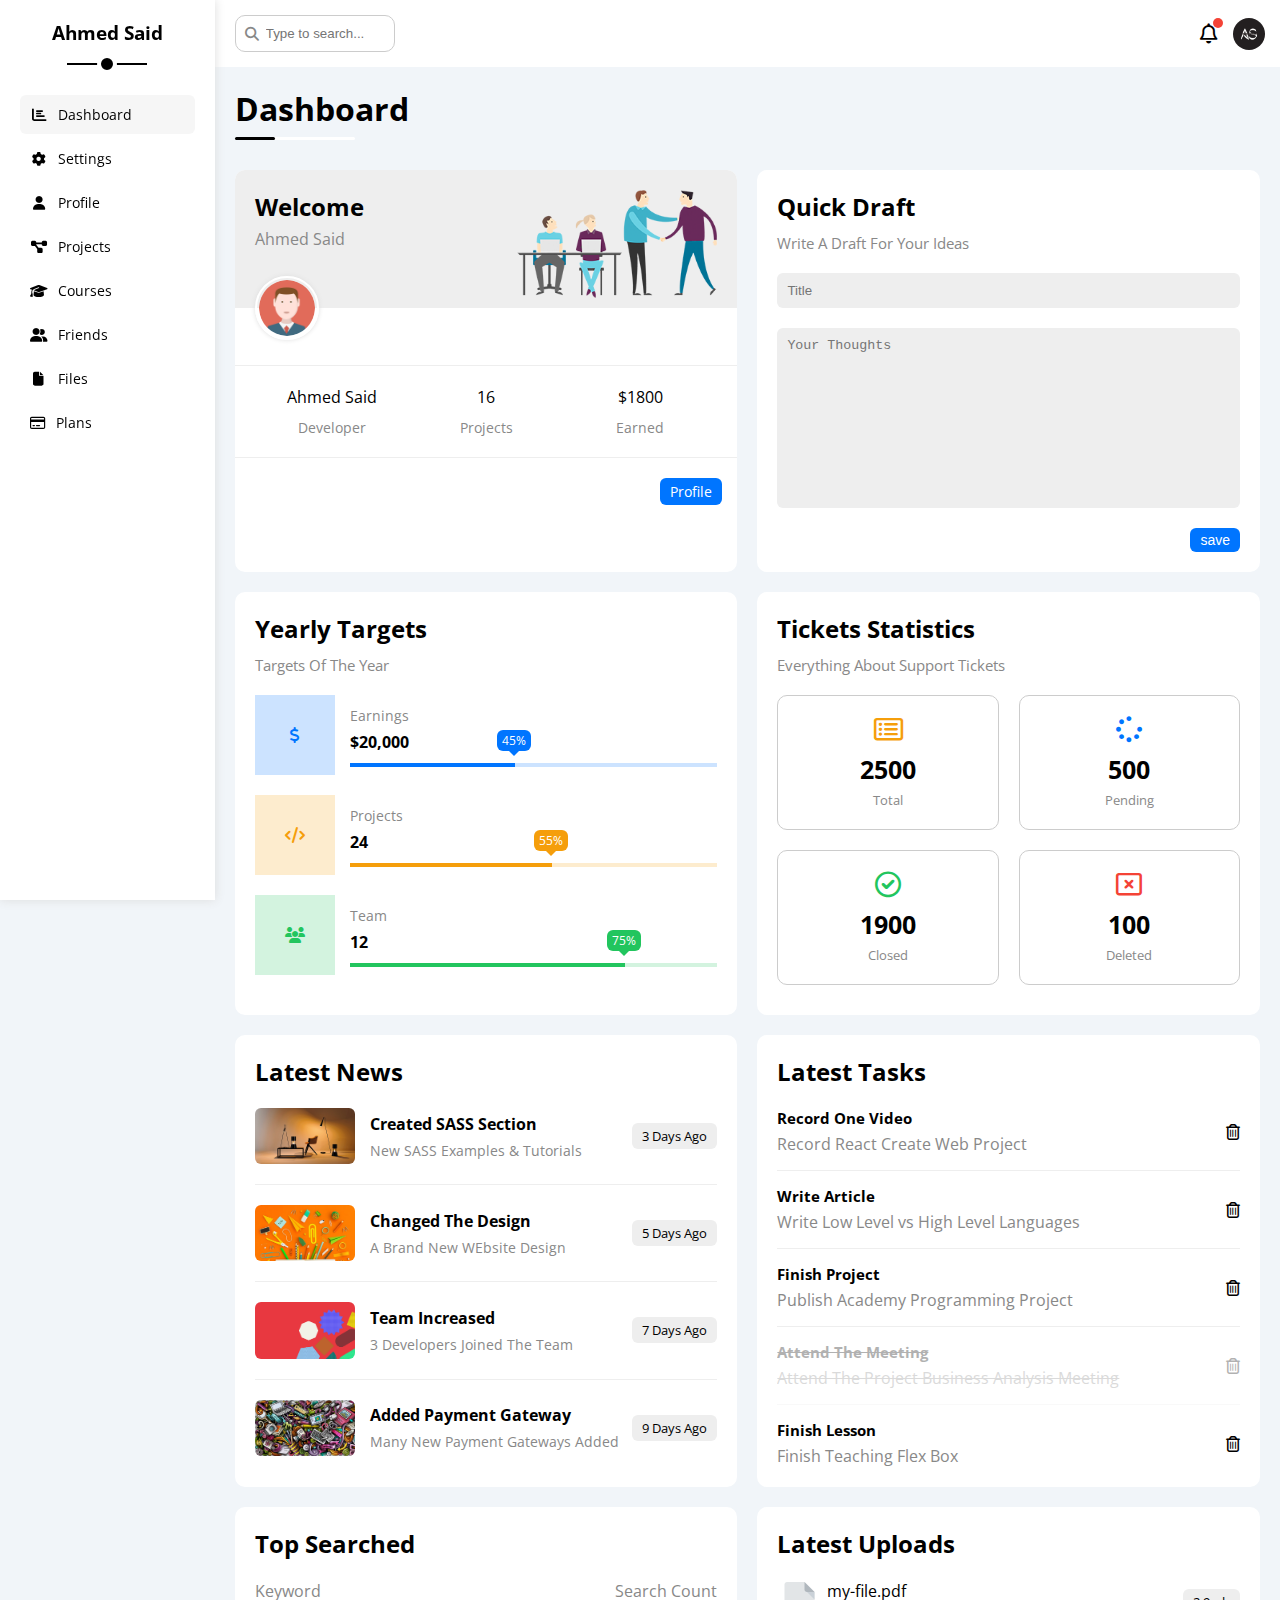
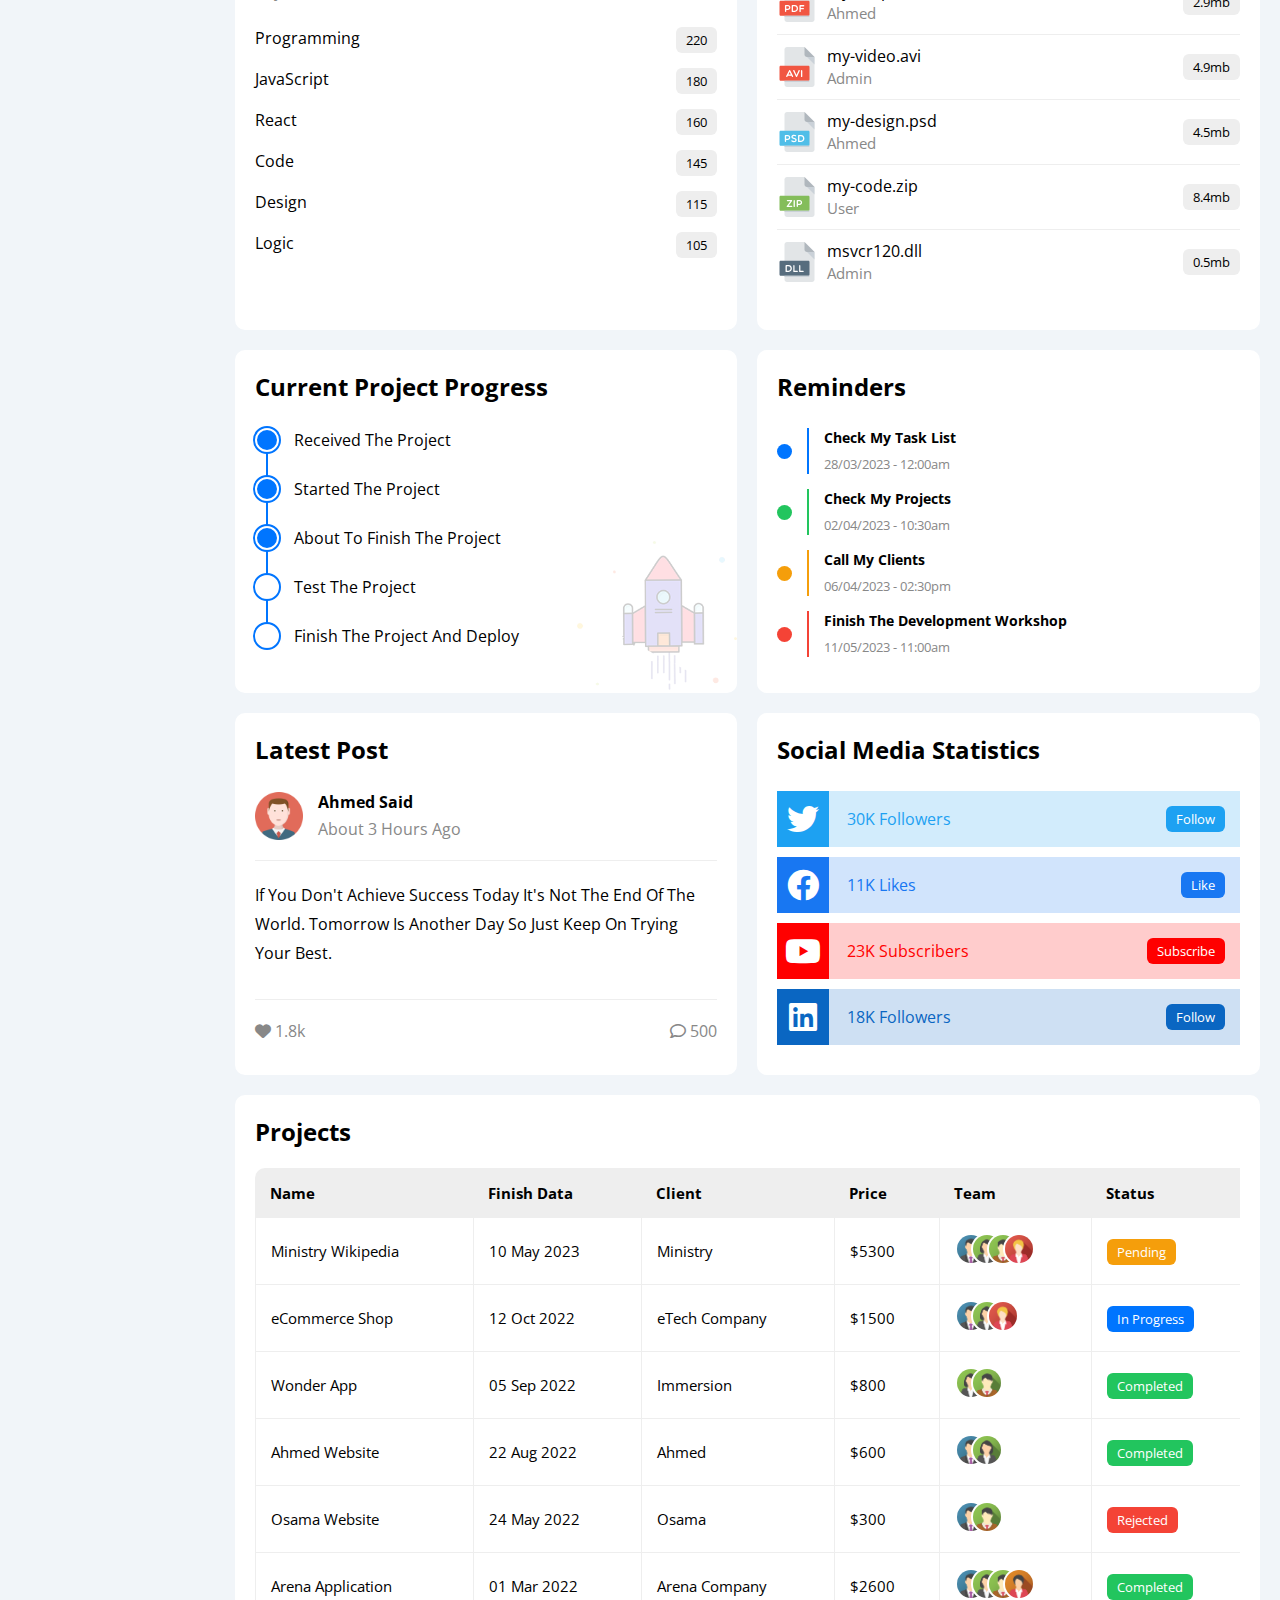
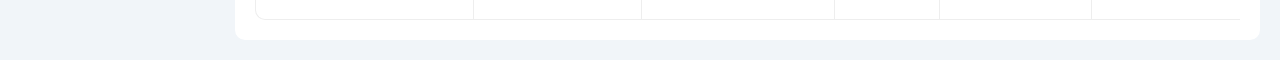
<file: index.html>
<!DOCTYPE html>
<html lang="en">
  <head>
    <meta charset="UTF-8" />
    <meta http-equiv="X-UA-Compatible" content="IE=edge" />
    <meta name="viewport" content="width=device-width, initial-scale=1.0" />
    <link rel="icon" href="assets/imgs/chart.ico" />
    <link rel="stylesheet" href="css/all.min.css" />
    <link rel="stylesheet" href="css/framework.css" />
    <link rel="stylesheet" href="css/master.css" />
    <link rel="preconnect" href="https://fonts.googleapis.com" />
    <link rel="preconnect" href="https://fonts.gstatic.com" crossorigin />
    <link href="https://fonts.googleapis.com/css2?family=Open+Sans:wght@300;500&display=swap" rel="stylesheet" />
    <title>Dashboard</title>
  </head>
  <body>
    <div class="page d-flex">
      <div class="sidebar bg-white p-20 p-relative">
        <h3 class="p-relative txt-c mt-0">Ahmed Said</h3>
        <ul>
          <li>
            <a class="active d-flex align-center fs-14 c-black rad-6 p-10" href="index.html">
              <i class="fa-solid fa-chart-bar fa-fw"></i>
              <span>Dashboard</span>
            </a>
          </li>
          <li>
            <a class="d-flex align-center fs-14 c-black rad-6 p-10" href="settings.html">
              <i class="fa-solid fa-gear fa-fw"></i>
              <span>Settings</span>
            </a>
          </li>
          <li>
            <a class="d-flex align-center fs-14 c-black rad-6 p-10" href="profile.html">
              <i class="fa-solid fa-user fa-fw"></i>
              <span>Profile</span>
            </a>
          </li>
          <li>
            <a class="d-flex align-center fs-14 c-black rad-6 p-10" href="projects.html">
              <i class="fa-solid fa-diagram-project fa-fw"></i>
              <span>Projects</span>
            </a>
          </li>
          <li>
            <a class="d-flex align-center fs-14 c-black rad-6 p-10" href="courses.html">
              <i class="fa-solid fa-graduation-cap fa-fw"></i>
              <span>Courses</span>
            </a>
          </li>
          <li>
            <a class="d-flex align-center fs-14 c-black rad-6 p-10" href="friends.html">
              <i class="fa-solid fa-user-group fa-fw"></i>
              <span>Friends</span>
            </a>
          </li>
          <li>
            <a class="d-flex align-center fs-14 c-black rad-6 p-10" href="files.html">
              <i class="fa-solid fa-file fa-fw"></i>
              <span>Files</span>
            </a>
          </li>
          <li>
            <a class="d-flex align-center fs-14 c-black rad-6 p-10" href="plans.html">
              <i class="fa-regular fa-credit-card"></i>
              <span>Plans</span>
            </a>
          </li>
        </ul>
      </div>
      <div class="content w-full">
        <!-- Start Head -->
        <div class="head bg-white p-15 between-flex">
          <div class="search p-relative">
            <input class="p-10 border-ccc rad-10" type="search" placeholder="Type to search..." />
          </div>
          <div class="icons d-flex align-center">
            <span class="notification p-relative">
              <i class="fa-regular fa-bell fa-lg"></i>
            </span>
            <img src="assets/imgs/AS Logo.jpg" alt="avatar" />
          </div>
        </div>
        <!-- End Head -->
        <h1 class="p-relative">Dashboard</h1>
        <div class="wrapper d-grid gap-20">
          <!-- Start Welcome Widget -->
          <div class="welcome bg-white rad-10 txt-c-mobile block-mobile">
            <div class="intro p-20 d-flex space-between bg-eee">
              <div>
                <h2 class="m-0">Welcome</h2>
                <p class="c-grey mt-5">Ahmed Said</p>
              </div>
              <img src="assets/imgs/welcome.png" alt="" class="hide-mobile" />
            </div>
            <img src="assets/imgs/avatar.png" alt="avatar" class="avatar" />
            <div class="body txt-c d-flex p-20 mt-20 mb-20 block-mobile">
              <div>Ahmed Said <span class="d-block c-grey fs-14 mt-10">Developer</span></div>
              <div>16 <span class="d-block c-grey fs-14 mt-10">Projects</span></div>
              <div>$1800 <span class="d-block c-grey fs-14 mt-10">Earned</span></div>
            </div>
            <a href="profile.html" class="visit d-block fs-14 bg-blue c-white w-fit btn-shape">Profile</a>
          </div>
          <!-- End Welcome Widget -->
          <!-- Start Quick Draft Widget -->
          <div class="quick-draft widget">
            <h2 class="mt-0 mb-10">Quick Draft</h2>
            <p class="title c-grey fs-15">Write A Draft For Your Ideas</p>
            <form action="">
              <input class="d-block mb-20 w-full p-10 b-none bg-eee rad-6" type="text" placeholder="Title" />
              <textarea class="d-block mb-20 w-full p-10 b-none bg-eee rad-6" placeholder="Your Thoughts"></textarea>
              <input class="save d-block fs-14 bg-blue c-white b-none w-fit btn-shape" type="submit" value="save" />
            </form>
          </div>
          <!-- End Quick Draft Widget -->
          <!-- Start Targets -->
          <div class="targets widget">
            <h2 class="mt-0 mb-10">Yearly Targets</h2>
            <p class="title c-grey fs-15">Targets Of The Year</p>
            <div class="target-row mb-20 center-flex blue">
              <div class="icon center-flex">
                <i class="fa-solid fa-dollar-sign c-blue"></i>
              </div>
              <div class="details">
                <span class="fs-14 c-grey">Earnings</span>
                <span class="d-block mt-5 mb-10 fw-bold">$20,000</span>
                <div class="progress p-relative">
                  <span class="bg-blue blue" style="width: 45%">
                    <span class="bg-blue">45%</span>
                  </span>
                </div>
              </div>
            </div>
            <div class="target-row mb-20 center-flex orange">
              <div class="icon center-flex">
                <i class="fa-solid fa-code c-orange"></i>
              </div>
              <div class="details">
                <span class="fs-14 c-grey">Projects</span>
                <span class="d-block mt-5 mb-10 fw-bold">24</span>
                <div class="progress p-relative">
                  <span class="bg-orange orange" style="width: 55%">
                    <span class="bg-orange">55%</span>
                  </span>
                </div>
              </div>
            </div>
            <div class="target-row mb-20 center-flex green">
              <div class="icon center-flex">
                <i class="fa-solid fa-users c-green"></i>
              </div>
              <div class="details">
                <span class="fs-14 c-grey">Team</span>
                <span class="d-block mt-5 mb-10 fw-bold">12</span>
                <div class="progress p-relative">
                  <span class="bg-green green" style="width: 75%">
                    <span class="bg-green">75%</span>
                  </span>
                </div>
              </div>
            </div>
          </div>
          <!-- End Targets -->
          <!-- Start Tickets Widget -->
          <div class="tickets widget">
            <h2 class="mt-0 mb-10">Tickets Statistics</h2>
            <p class="title c-grey fs-15">Everything About Support Tickets</p>
            <div class="d-flex txt-c gap-20 f-wrap">
              <div class="box p-20 rad-10 fs-13 c-grey">
                <i class="fa-regular fa-rectangle-list fa-2x mb-10 c-orange"></i>
                <span class="d-block c-black fw-bold fs-25 mb-5">2500</span>
                Total
              </div>
              <div class="box p-20 rad-10 fs-13 c-grey">
                <i class="fa-solid fa-spinner fa-2x mb-10 c-blue"></i>
                <span class="d-block c-black fw-bold fs-25 mb-5">500</span>
                Pending
              </div>
              <div class="box p-20 rad-10 fs-13 c-grey">
                <i class="fa-regular fa-circle-check fa-2x mb-10 c-green"></i>
                <span class="d-block c-black fw-bold fs-25 mb-5">1900</span>
                Closed
              </div>
              <div class="box p-20 rad-10 fs-13 c-grey">
                <i class="fa-regular fa-rectangle-xmark fa-2x mb-10 c-red"></i>
                <span class="d-block c-black fw-bold fs-25 mb-5">100</span>
                Deleted
              </div>
            </div>
          </div>
          <!-- End Tickets Widget -->
          <!-- Start Latest News -->
          <div class="latest-news widget txt-c-mobile">
            <h2 class="title">Latest News</h2>
            <div class="news-row block-mobile d-flex align-center">
              <img src="assets/imgs/news-01.png" alt="" />
              <div class="info">
                <h3>Created SASS Section</h3>
                <p class="m-0 fs-14 c-grey">New SASS Examples & Tutorials</p>
              </div>
              <div class="rad-6 bg-eee fs-13 label">3 Days Ago</div>
            </div>
            <div class="news-row block-mobile d-flex align-center">
              <img src="assets/imgs/news-02.png" alt="" />
              <div class="info">
                <h3>Changed The Design</h3>
                <p class="m-0 fs-14 c-grey">A Brand New WEbsite Design</p>
              </div>
              <div class="rad-6 bg-eee fs-13 label">5 Days Ago</div>
            </div>
            <div class="news-row block-mobile d-flex align-center">
              <img src="assets/imgs/news-03.png" alt="" />
              <div class="info">
                <h3>Team Increased</h3>
                <p class="m-0 fs-14 c-grey">3 Developers Joined The Team</p>
              </div>
              <div class="rad-6 bg-eee fs-13 label">7 Days Ago</div>
            </div>
            <div class="news-row block-mobile d-flex align-center">
              <img src="assets/imgs/news-04.png" alt="" />
              <div class="info">
                <h3>Added Payment Gateway</h3>
                <p class="m-0 fs-14 c-grey">Many New Payment Gateways Added</p>
              </div>
              <div class="rad-6 bg-eee fs-13 label">9 Days Ago</div>
            </div>
          </div>
          <!-- End Latest News -->
          <!-- Start Tasks -->
          <div class="tasks widget">
            <h2 class="title">Latest Tasks</h2>
            <div class="task-row between-flex">
              <div class="info">
                <h3 class="mt-0 mb-5 fs-15">Record One Video</h3>
                <p class="m-0 c-grey">Record React Create Web Project</p>
              </div>
              <i class="fa-regular fa-trash-can delete"></i>
            </div>
            <div class="task-row between-flex">
              <div class="info">
                <h3 class="mt-0 mb-5 fs-15">Write Article</h3>
                <p class="m-0 c-grey">Write Low Level vs High Level Languages</p>
              </div>
              <i class="fa-regular fa-trash-can delete"></i>
            </div>
            <div class="task-row between-flex">
              <div class="info">
                <h3 class="mt-0 mb-5 fs-15">Finish Project</h3>
                <p class="m-0 c-grey">Publish Academy Programming Project</p>
              </div>
              <i class="fa-regular fa-trash-can delete"></i>
            </div>
            <div class="task-row between-flex done">
              <div class="info">
                <h3 class="mt-0 mb-5 fs-15">Attend The Meeting</h3>
                <p class="m-0 c-grey">Attend The Project Business Analysis Meeting</p>
              </div>
              <i class="fa-regular fa-trash-can delete"></i>
            </div>
            <div class="task-row between-flex">
              <div class="info">
                <h3 class="mt-0 mb-5 fs-15">Finish Lesson</h3>
                <p class="m-0 c-grey">Finish Teaching Flex Box</p>
              </div>
              <i class="fa-regular fa-trash-can delete"></i>
            </div>
          </div>
          <!-- End Tasks -->
          <!-- Start Top Search Word Widget -->
          <div class="search-items widget">
            <h2 class="title">Top Searched</h2>
            <div class="items-head d-flex space-between c-grey mb-10">
              <div>Keyword</div>
              <div>Search Count</div>
            </div>
            <div class="items d-flex space-between pt-15">
              <span>Programming</span>
              <span class="bg-eee fs-13 rad-6 stat-shape">220</span>
            </div>
            <div class="items d-flex space-between pt-15">
              <span>JavaScript</span>
              <span class="bg-eee fs-13 rad-6 stat-shape">180</span>
            </div>
            <div class="items d-flex space-between pt-15">
              <span>React</span>
              <span class="bg-eee fs-13 rad-6 stat-shape">160</span>
            </div>
            <div class="items d-flex space-between pt-15">
              <span>Code</span>
              <span class="bg-eee fs-13 rad-6 stat-shape">145</span>
            </div>
            <div class="items d-flex space-between pt-15">
              <span>Design</span>
              <span class="bg-eee fs-13 rad-6 stat-shape">115</span>
            </div>
            <div class="items d-flex space-between pt-15">
              <span>Logic</span>
              <span class="bg-eee fs-13 rad-6 stat-shape">105</span>
            </div>
          </div>
          <!-- End Top Search Word Widget -->
          <!-- Start Latest Uploads -->
          <div class="latest-uploads widget">
            <h2 class="title">Latest Uploads</h2>
            <ul >
              <li class="between-flex pb-10 mb-10">
                <div class="d-flex align-center">
                  <img class="mr-10" src="assets/imgs/pdf.svg" alt="" />
                  <div>
                    <span class="d-block">my-file.pdf</span>
                    <span class="fs-15 c-grey">Ahmed</span>
                  </div>
                </div>
                <div class="bg-eee stat-shape rad-6 fs-13">2.9mb</div>
              </li>
              <li class="between-flex pb-10 mb-10">
                <div class="d-flex align-center">
                  <img class="mr-10" src="assets/imgs/avi.svg" alt="" />
                  <div>
                    <span class="d-block">my-video.avi</span>
                    <span class="fs-15 c-grey">Admin</span>
                  </div>
                </div>
                <div class="bg-eee stat-shape rad-6 fs-13">4.9mb</div>
              </li>
              <li class="between-flex pb-10 mb-10">
                <div class="d-flex align-center">
                  <img class="mr-10" src="assets/imgs/psd.svg" alt="" />
                  <div>
                    <span class="d-block">my-design.psd</span>
                    <span class="fs-15 c-grey">Ahmed</span>
                  </div>
                </div>
                <div class="bg-eee stat-shape rad-6 fs-13">4.5mb</div>
              </li>
              <li class="between-flex pb-10 mb-10">
                <div class="d-flex align-center">
                  <img class="mr-10" src="assets/imgs/zip.svg" alt="" />
                  <div>
                    <span class="d-block">my-code.zip</span>
                    <span class="fs-15 c-grey">User</span>
                  </div>
                </div>
                <div class="bg-eee stat-shape rad-6 fs-13">8.4mb</div>
              </li>
              <li class="between-flex pb-10 mb-10">
                <div class="d-flex align-center">
                  <img class="mr-10" src="assets/imgs/dll.svg" alt="" />
                  <div>
                    <span class="d-block">msvcr120.dll</span>
                    <span class="fs-15 c-grey">Admin</span>
                  </div>
                </div>
                <div class="bg-eee stat-shape rad-6 fs-13">0.5mb</div>
              </li>
            </ul>
          </div>
          <!-- End Latest Uploads -->
          <!-- Start Current Project Progress Widget -->
          <div class="current-project widget p-relative">
            <h2 class="title">Current Project Progress</h2>
            <ul class="m-0 p-relative">
              <li class="mt-25 d-flex align-center done">Received The Project</li>
              <li class="mt-25 d-flex align-center done">Started The Project</li>
              <li class="mt-25 d-flex align-center done">About To Finish The Project</li>
              <li class="mt-25 d-flex align-center current">Test The Project</li>
              <li class="mt-25 d-flex align-center">Finish The Project And Deploy</li>
            </ul>
            <img class="launch-icon hide-mobile" src="assets/imgs/project.png" alt="" />
          </div>
          <!-- End Current Project Progress Widget -->
          <!-- Start Reminders Widget -->
          <div class="reminders widget p-relative">
            <h2 class="mt-0 mb-25">Reminders</h2>
            <ul>
              <li class="d-flex align-center mt-15">
                <span class="key bg-blue mr-15 d-block rad-half"></span>
                <div class="pl-15 blue">
                  <p class="fs-14 fw-bold mt-0 mb-5">Check My Task List</p>
                  <span class="fs-13 c-grey">28/03/2023 - 12:00am</span>
                </div>
              </li>
              <li class="d-flex align-center mt-15">
                <span class="key bg-green mr-15 d-block rad-half"></span>
                <div class="pl-15 green">
                  <p class="fs-14 fw-bold mt-0 mb-5">Check My Projects</p>
                  <span class="fs-13 c-grey">02/04/2023 - 10:30am</span>
                </div>
              </li>
              <li class="d-flex align-center mt-15">
                <span class="key bg-orange mr-15 d-block rad-half"></span>
                <div class="pl-15 orange">
                  <p class="fs-14 fw-bold mt-0 mb-5">Call My Clients</p>
                  <span class="fs-13 c-grey">06/04/2023 - 02:30pm</span>
                </div>
              </li>
              <li class="d-flex align-center mt-15">
                <span class="key bg-red mr-15 d-block rad-half"></span>
                <div class="pl-15 red">
                  <p class="fs-14 fw-bold mt-0 mb-5">Finish The Development Workshop</p>
                  <span class="fs-13 c-grey">11/05/2023 - 11:00am</span>
                </div>
              </li>
            </ul>
          </div>
          <!-- End Reminders Widget -->
          <!-- Start Latest Post -->
          <div class="latest-post widget p-relative">
            <h2 class="mt-0 mb-25">Latest Post</h2>
            <div class="top d-flex align-center">
              <img class="avatar mr-15" src="assets/imgs/avatar.png" alt="" />
              <div class="info">
                <span class="d-block mb-5 fw-bold">Ahmed Said</span>
                <span class="c-grey">About 3 Hours Ago</span>
              </div>
            </div>
            <div class="post-content txt-c-mobile pt-20 pb-20 mt-20 mb-20">
              if you don't achieve success today it's not the end of the world. Tomorrow is another day so just keep on
              trying your best.
            </div>
            <div class="post-stats between-flex c-grey">
              <div>
                <i class="fa-solid fa-heart like-icon"></i>
                <span>1.8k</span>
              </div>
              <div>
                <i class="fa-regular fa-comment"></i>
                <span>500</span>
              </div>
            </div>
          </div>
          <!-- End Latest Post -->
          <!-- Start Social Media Stats Widget -->
          <div class="social-media widget p-relative">
            <h2 class="mt-0 mb-25">Social Media Statistics</h2>
            <div class="p-15 p-relative mb-10 between-flex box twitter">
              <i class="fa-brands fa-twitter fa-2x c-white h-full center-flex"></i>
              <span>30K Followers</span>
              <a class="fs-13 c-white stat-shape" href="#">Follow</a>
            </div>
            <div class="p-15 p-relative mb-10 between-flex box facebook">
              <i class="fa-brands fa-facebook fa-2x c-white h-full center-flex"></i>
              <span>11K Likes</span>
              <a class="fs-13 c-white stat-shape" href="#">Like</a>
            </div>
            <div class="p-15 p-relative mb-10 between-flex box youtube">
              <i class="fa-brands fa-youtube fa-2x c-white h-full center-flex"></i>
              <span>23K Subscribers</span>
              <a class="fs-13 c-white stat-shape" href="#">Subscribe</a>
            </div>
            <div class="p-15 p-relative mb-10 between-flex box linkedin">
              <i class="fa-brands fa-linkedin fa-2x c-white h-full center-flex"></i>
              <span>18K Followers</span>
              <a class="fs-13 c-white stat-shape" href="#">Follow</a>
            </div>
          </div>
          <!-- End Social Media Stats Widget -->
        </div>
        <!-- Start Projects Table -->
        <div class="projects widget m-20">
          <h2 class="title">Projects</h2>
          <div class="responsive-table">
            <table class="fs-15 w-full">
              <thead>
                <tr>
                  <td>Name</td>
                  <td>Finish Data</td>
                  <td>Client</td>
                  <td>Price</td>
                  <td>Team</td>
                  <td>Status</td>
                </tr>
              </thead>
              <tbody>
                <tr>
                  <td>Ministry Wikipedia</td>
                  <td>10 May 2023</td>
                  <td>Ministry</td>
                  <td>$5300</td>
                  <td>
                    <img src="assets/imgs/team-01.png" alt="" />
                    <img src="assets/imgs/team-02.png" alt="" />
                    <img src="assets/imgs/team-03.png" alt="" />
                    <img src="assets/imgs/team-05.png" alt="" />
                  </td>
                  <td>
                    <span class="label bg-orange c-white stat-shape">Pending</span>
                  </td>
                </tr>
                <tr>
                  <td>eCommerce Shop</td>
                  <td>12 Oct 2022</td>
                  <td>eTech Company</td>
                  <td>$1500</td>
                  <td>
                    <img src="assets/imgs/team-01.png" alt="" />
                    <img src="assets/imgs/team-02.png" alt="" />
                    <img src="assets/imgs/team-05.png" alt="" />
                  </td>
                  <td>
                    <span class="label bg-blue c-white stat-shape">In Progress</span>
                  </td>
                </tr>
                <tr>
                  <td>Wonder App</td>
                  <td>05 Sep 2022</td>
                  <td>Immersion</td>
                  <td>$800</td>
                  <td>
                    <img src="assets/imgs/team-02.png" alt="" />
                    <img src="assets/imgs/team-03.png" alt="" />
                  </td>
                  <td>
                    <span class="label bg-green c-white stat-shape">Completed</span>
                  </td>
                </tr>
                <tr>
                  <td>Ahmed Website</td>
                  <td>22 Aug 2022</td>
                  <td>Ahmed</td>
                  <td>$600</td>
                  <td>
                    <img src="assets/imgs/team-01.png" alt="" />
                    <img src="assets/imgs/team-02.png" alt="" />
                  </td>
                  <td>
                    <span class="label bg-green c-white stat-shape">Completed</span>
                  </td>
                </tr>
                <tr>
                  <td>Osama Website</td>
                  <td>24 May 2022</td>
                  <td>Osama</td>
                  <td>$300</td>
                  <td>
                    <img src="assets/imgs/team-01.png" alt="" />
                    <img src="assets/imgs/team-03.png" alt="" />
                  </td>
                  <td>
                    <span class="label bg-red c-white stat-shape">Rejected</span>
                  </td>
                </tr>
                <tr>
                  <td>Arena Application</td>
                  <td>01 Mar 2022</td>
                  <td>Arena Company</td>
                  <td>$2600</td>
                  <td>
                    <img src="assets/imgs/team-01.png" alt="" />
                    <img src="assets/imgs/team-02.png" alt="" />
                    <img src="assets/imgs/team-03.png" alt="" />
                    <img src="assets/imgs/team-04.png" alt="" />
                  </td>
                  <td>
                    <span class="label bg-green c-white stat-shape">Completed</span>
                  </td>
                </tr>
              </tbody>
            </table>
          </div>
        </div>
        <!-- End Projects Table -->
      </div>
    </div>
  </body>
</html>
</file>
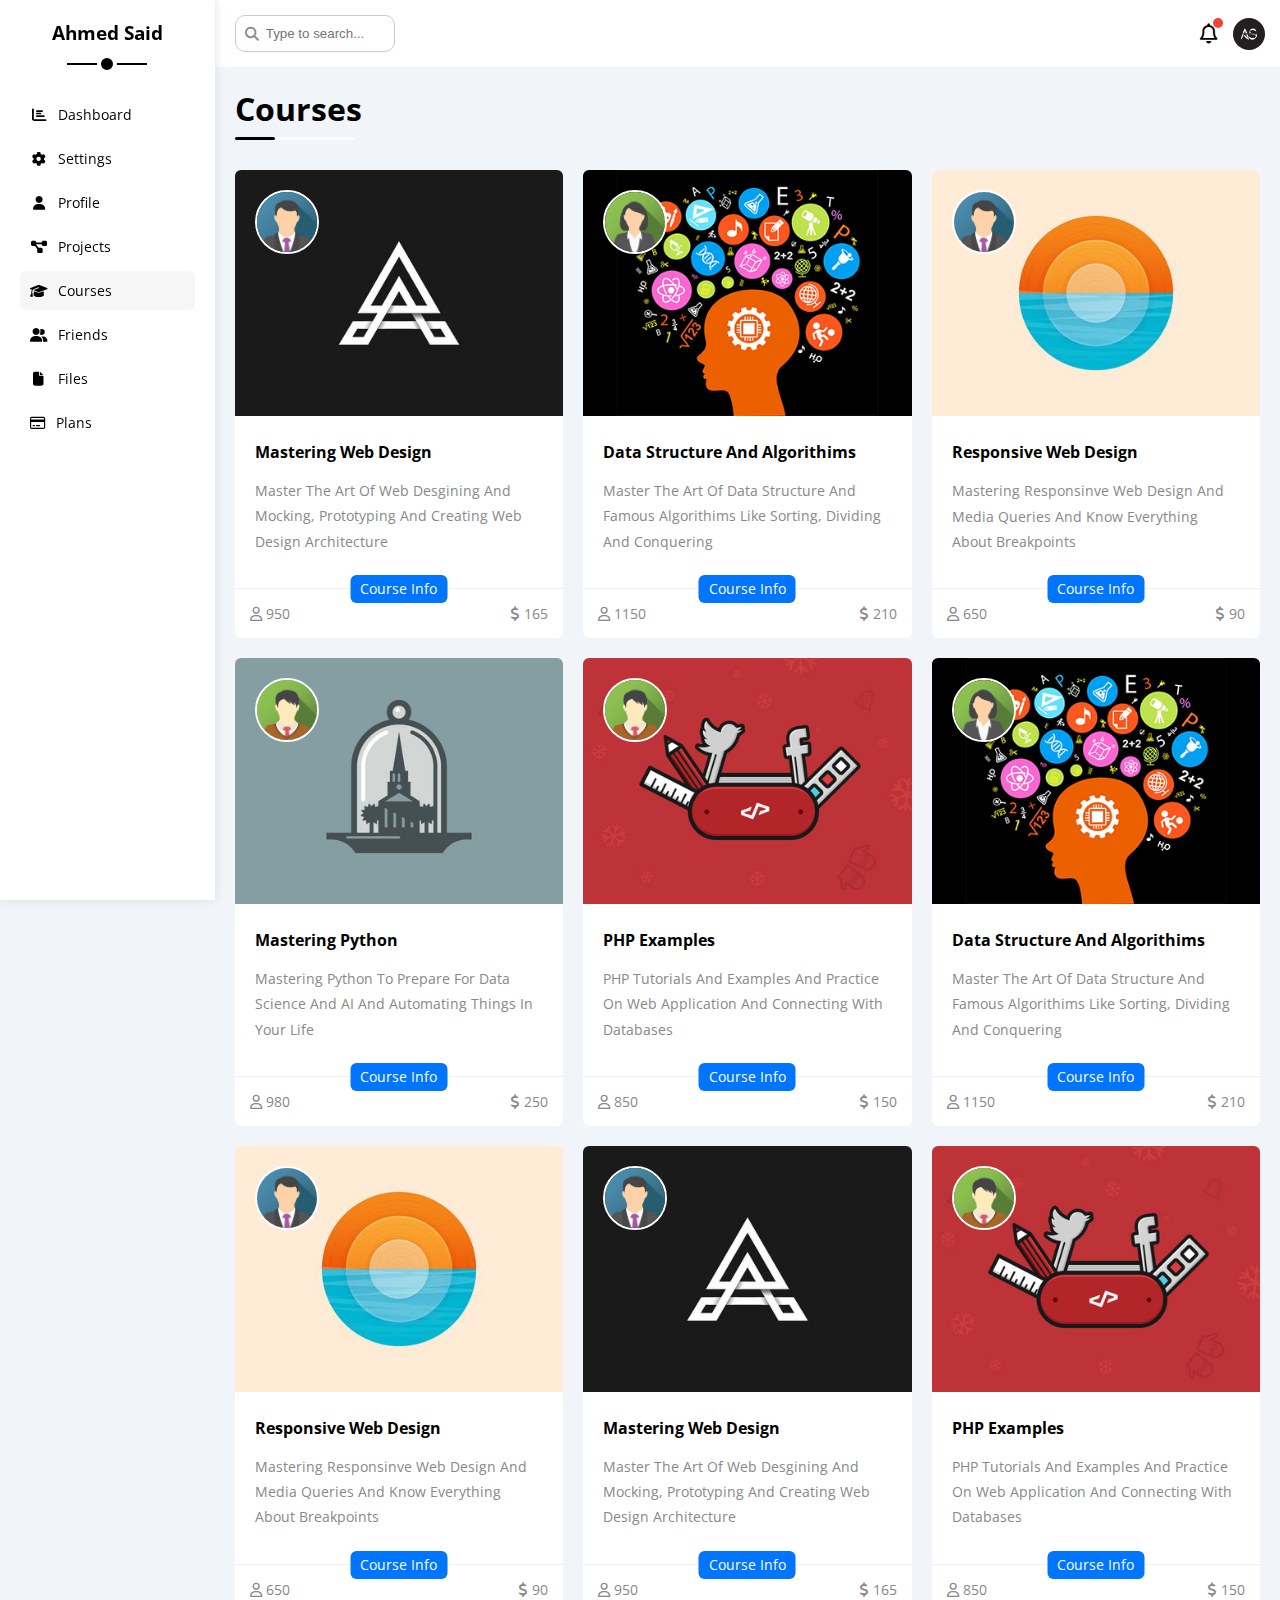
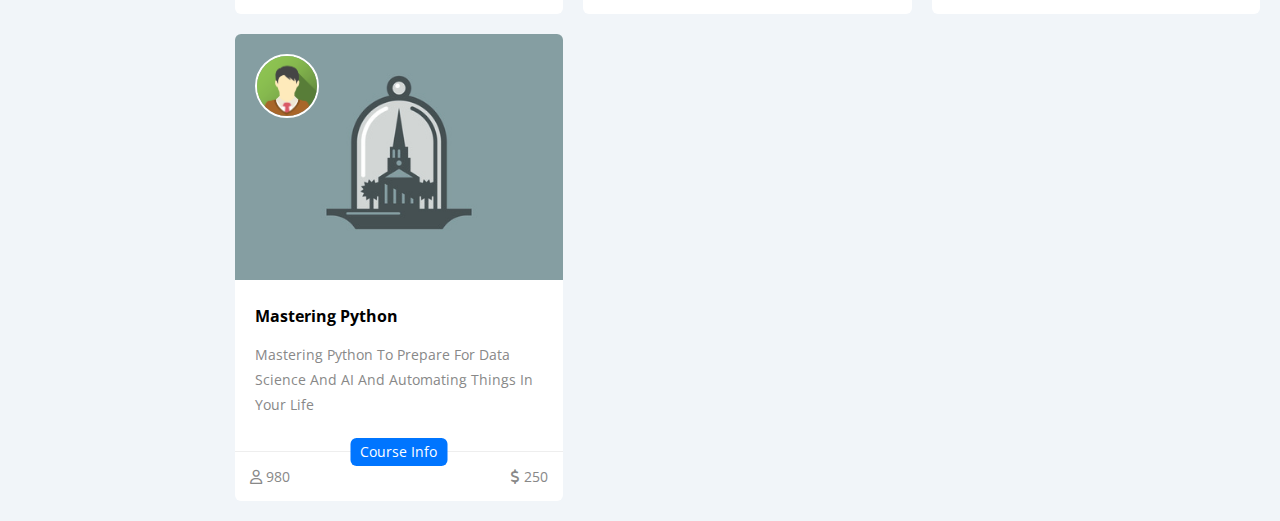
<file: courses.html>
<!DOCTYPE html>
<html lang="en">
  <head>
    <meta charset="UTF-8" />
    <meta http-equiv="X-UA-Compatible" content="IE=edge" />
    <meta name="viewport" content="width=device-width, initial-scale=1.0" />
    <link rel="icon" href="assets/imgs/chart.ico" />
    <link rel="stylesheet" href="css/all.min.css" />
    <link rel="stylesheet" href="css/framework.css" />
    <link rel="stylesheet" href="css/master.css" />
    <link rel="preconnect" href="https://fonts.googleapis.com" />
    <link rel="preconnect" href="https://fonts.gstatic.com" crossorigin />
    <link href="https://fonts.googleapis.com/css2?family=Open+Sans:wght@300;500&display=swap" rel="stylesheet" />
    <title>Courses</title>
  </head>
  <body>
    <div class="page d-flex">
      <div class="sidebar bg-white p-20 p-relative">
        <h3 class="p-relative txt-c mt-0">Ahmed Said</h3>
        <ul>
          <li>
            <a class="d-flex align-center fs-14 c-black rad-6 p-10" href="index.html">
              <i class="fa-solid fa-chart-bar fa-fw"></i>
              <span>Dashboard</span>
            </a>
          </li>
          <li>
            <a class="d-flex align-center fs-14 c-black rad-6 p-10" href="settings.html">
              <i class="fa-solid fa-gear fa-fw"></i>
              <span>Settings</span>
            </a>
          </li>
          <li>
            <a class="d-flex align-center fs-14 c-black rad-6 p-10" href="profile.html">
              <i class="fa-solid fa-user fa-fw"></i>
              <span>Profile</span>
            </a>
          </li>
          <li>
            <a class="d-flex align-center fs-14 c-black rad-6 p-10" href="projects.html">
              <i class="fa-solid fa-diagram-project fa-fw"></i>
              <span>Projects</span>
            </a>
          </li>
          <li>
            <a class="active d-flex align-center fs-14 c-black rad-6 p-10" href="courses.html">
              <i class="fa-solid fa-graduation-cap fa-fw"></i>
              <span>Courses</span>
            </a>
          </li>
          <li>
            <a class="d-flex align-center fs-14 c-black rad-6 p-10" href="friends.html">
              <i class="fa-solid fa-user-group fa-fw"></i>
              <span>Friends</span>
            </a>
          </li>
          <li>
            <a class="d-flex align-center fs-14 c-black rad-6 p-10" href="files.html">
              <i class="fa-solid fa-file fa-fw"></i>
              <span>Files</span>
            </a>
          </li>
          <li>
            <a class="d-flex align-center fs-14 c-black rad-6 p-10" href="plans.html">
              <i class="fa-regular fa-credit-card"></i>
              <span>Plans</span>
            </a>
          </li>
        </ul>
      </div>
      <div class="content w-full">
        <!-- Start Head -->
        <div class="head bg-white p-15 between-flex">
          <div class="search p-relative">
            <input class="p-10 border-ccc rad-10" type="search" placeholder="Type to search..." />
          </div>
          <div class="icons d-flex align-center">
            <span class="notification p-relative">
              <i class="fa-regular fa-bell fa-lg"></i>
            </span>
            <img src="assets/imgs/AS Logo.jpg" alt="avatar" />
          </div>
        </div>
        <!-- End Head -->
        <h1 class="p-relative">Courses</h1>
        <div class="courses-page d-grid m-20 gap-20">
          <div class="course bg-white rad-6 p-relative">
            <img class="cover" src="assets/imgs/course-01.jpg" alt="" />
            <img class="instructor" src="assets/imgs/team-01.png" alt="" />
            <div class="p-20">
              <h4 class="m-0">Mastering Web Design</h4>
              <p class="description c-grey mt-15 fs-14">
                Master The Art Of Web Desgining And Mocking, Prototyping And Creating Web Design Architecture
              </p>
            </div>
            <div class="info p-15 fs-14 p-relative between-flex">
              <span class="course-title bg-blue c-white btn-shape"> Course Info </span>
              <span class="c-grey">
                <i class="fa-regular fa-user"></i>
                950
              </span>
              <span class="c-grey">
                <i class="fa-solid fa-dollar-sign"></i>
                165
              </span>
            </div>
          </div>

          <div class="course bg-white rad-6 p-relative">
            <img class="cover" src="assets/imgs/course-02.jpg" alt="" />
            <img class="instructor" src="assets/imgs/team-02.png" alt="" />
            <div class="p-20">
              <h4 class="m-0">Data Structure And Algorithims</h4>
              <p class="description c-grey mt-15 fs-14">
                Master The Art Of Data Structure And Famous Algorithims Like Sorting, Dividing And Conquering
              </p>
            </div>
            <div class="info p-15 fs-14 p-relative between-flex">
              <span class="course-title bg-blue c-white btn-shape"> Course Info </span>
              <span class="c-grey">
                <i class="fa-regular fa-user"></i>
                1150
              </span>
              <span class="c-grey">
                <i class="fa-solid fa-dollar-sign"></i>
                210
              </span>
            </div>
          </div>

          <div class="course bg-white rad-6 p-relative">
            <img class="cover" src="assets/imgs/course-03.jpg" alt="" />
            <img class="instructor" src="assets/imgs/team-01.png" alt="" />
            <div class="p-20">
              <h4 class="m-0">Responsive Web Design</h4>
              <p class="description c-grey mt-15 fs-14">
                Mastering Responsinve Web Design And Media Queries And Know Everything About Breakpoints
              </p>
            </div>
            <div class="info p-15 fs-14 p-relative between-flex">
              <span class="course-title bg-blue c-white btn-shape"> Course Info </span>
              <span class="c-grey">
                <i class="fa-regular fa-user"></i>
                650
              </span>
              <span class="c-grey">
                <i class="fa-solid fa-dollar-sign"></i>
                90
              </span>
            </div>
          </div>

          <div class="course bg-white rad-6 p-relative">
            <img class="cover" src="assets/imgs/course-04.jpg" alt="" />
            <img class="instructor" src="assets/imgs/team-03.png" alt="" />
            <div class="p-20">
              <h4 class="m-0">Mastering Python</h4>
              <p class="description c-grey mt-15 fs-14">
                Mastering Python To Prepare For Data Science And AI And Automating Things In Your Life
              </p>
            </div>
            <div class="info p-15 fs-14 p-relative between-flex">
              <span class="course-title bg-blue c-white btn-shape"> Course Info </span>
              <span class="c-grey">
                <i class="fa-regular fa-user"></i>
                980
              </span>
              <span class="c-grey">
                <i class="fa-solid fa-dollar-sign"></i>
                250
              </span>
            </div>
          </div>

          <div class="course bg-white rad-6 p-relative">
            <img class="cover" src="assets/imgs/course-05.jpg" alt="" />
            <img class="instructor" src="assets/imgs/team-03.png" alt="" />
            <div class="p-20">
              <h4 class="m-0">PHP Examples</h4>
              <p class="description c-grey mt-15 fs-14">
                PHP Tutorials And Examples And Practice On Web Application And Connecting With Databases
              </p>
            </div>
            <div class="info p-15 fs-14 p-relative between-flex">
              <span class="course-title bg-blue c-white btn-shape"> Course Info </span>
              <span class="c-grey">
                <i class="fa-regular fa-user"></i>
                850
              </span>
              <span class="c-grey">
                <i class="fa-solid fa-dollar-sign"></i>
                150
              </span>
            </div>
          </div>

          <div class="course bg-white rad-6 p-relative">
            <img class="cover" src="assets/imgs/course-02.jpg" alt="" />
            <img class="instructor" src="assets/imgs/team-02.png" alt="" />
            <div class="p-20">
              <h4 class="m-0">Data Structure And Algorithims</h4>
              <p class="description c-grey mt-15 fs-14">
                Master The Art Of Data Structure And Famous Algorithims Like Sorting, Dividing And Conquering
              </p>
            </div>
            <div class="info p-15 fs-14 p-relative between-flex">
              <span class="course-title bg-blue c-white btn-shape"> Course Info </span>
              <span class="c-grey">
                <i class="fa-regular fa-user"></i>
                1150
              </span>
              <span class="c-grey">
                <i class="fa-solid fa-dollar-sign"></i>
                210
              </span>
            </div>
          </div>

          <div class="course bg-white rad-6 p-relative">
            <img class="cover" src="assets/imgs/course-03.jpg" alt="" />
            <img class="instructor" src="assets/imgs/team-01.png" alt="" />
            <div class="p-20">
              <h4 class="m-0">Responsive Web Design</h4>
              <p class="description c-grey mt-15 fs-14">
                Mastering Responsinve Web Design And Media Queries And Know Everything About Breakpoints
              </p>
            </div>
            <div class="info p-15 fs-14 p-relative between-flex">
              <span class="course-title bg-blue c-white btn-shape"> Course Info </span>
              <span class="c-grey">
                <i class="fa-regular fa-user"></i>
                650
              </span>
              <span class="c-grey">
                <i class="fa-solid fa-dollar-sign"></i>
                90
              </span>
            </div>
          </div>

          <div class="course bg-white rad-6 p-relative">
            <img class="cover" src="assets/imgs/course-01.jpg" alt="" />
            <img class="instructor" src="assets/imgs/team-01.png" alt="" />
            <div class="p-20">
              <h4 class="m-0">Mastering Web Design</h4>
              <p class="description c-grey mt-15 fs-14">
                Master The Art Of Web Desgining And Mocking, Prototyping And Creating Web Design Architecture
              </p>
            </div>
            <div class="info p-15 fs-14 p-relative between-flex">
              <span class="course-title bg-blue c-white btn-shape"> Course Info </span>
              <span class="c-grey">
                <i class="fa-regular fa-user"></i>
                950
              </span>
              <span class="c-grey">
                <i class="fa-solid fa-dollar-sign"></i>
                165
              </span>
            </div>
          </div>

          <div class="course bg-white rad-6 p-relative">
            <img class="cover" src="assets/imgs/course-05.jpg" alt="" />
            <img class="instructor" src="assets/imgs/team-03.png" alt="" />
            <div class="p-20">
              <h4 class="m-0">PHP Examples</h4>
              <p class="description c-grey mt-15 fs-14">
                PHP Tutorials And Examples And Practice On Web Application And Connecting With Databases
              </p>
            </div>
            <div class="info p-15 fs-14 p-relative between-flex">
              <span class="course-title bg-blue c-white btn-shape"> Course Info </span>
              <span class="c-grey">
                <i class="fa-regular fa-user"></i>
                850
              </span>
              <span class="c-grey">
                <i class="fa-solid fa-dollar-sign"></i>
                150
              </span>
            </div>
          </div>

          <div class="course bg-white rad-6 p-relative">
            <img class="cover" src="assets/imgs/course-04.jpg" alt="" />
            <img class="instructor" src="assets/imgs/team-03.png" alt="" />
            <div class="p-20">
              <h4 class="m-0">Mastering Python</h4>
              <p class="description c-grey mt-15 fs-14">
                Mastering Python To Prepare For Data Science And AI And Automating Things In Your Life
              </p>
            </div>
            <div class="info p-15 fs-14 p-relative between-flex">
              <span class="course-title bg-blue c-white btn-shape"> Course Info </span>
              <span class="c-grey">
                <i class="fa-regular fa-user"></i>
                980
              </span>
              <span class="c-grey">
                <i class="fa-solid fa-dollar-sign"></i>
                250
              </span>
            </div>
          </div>
        </div>
      </div>
    </div>
  </body>
</html>
</file>
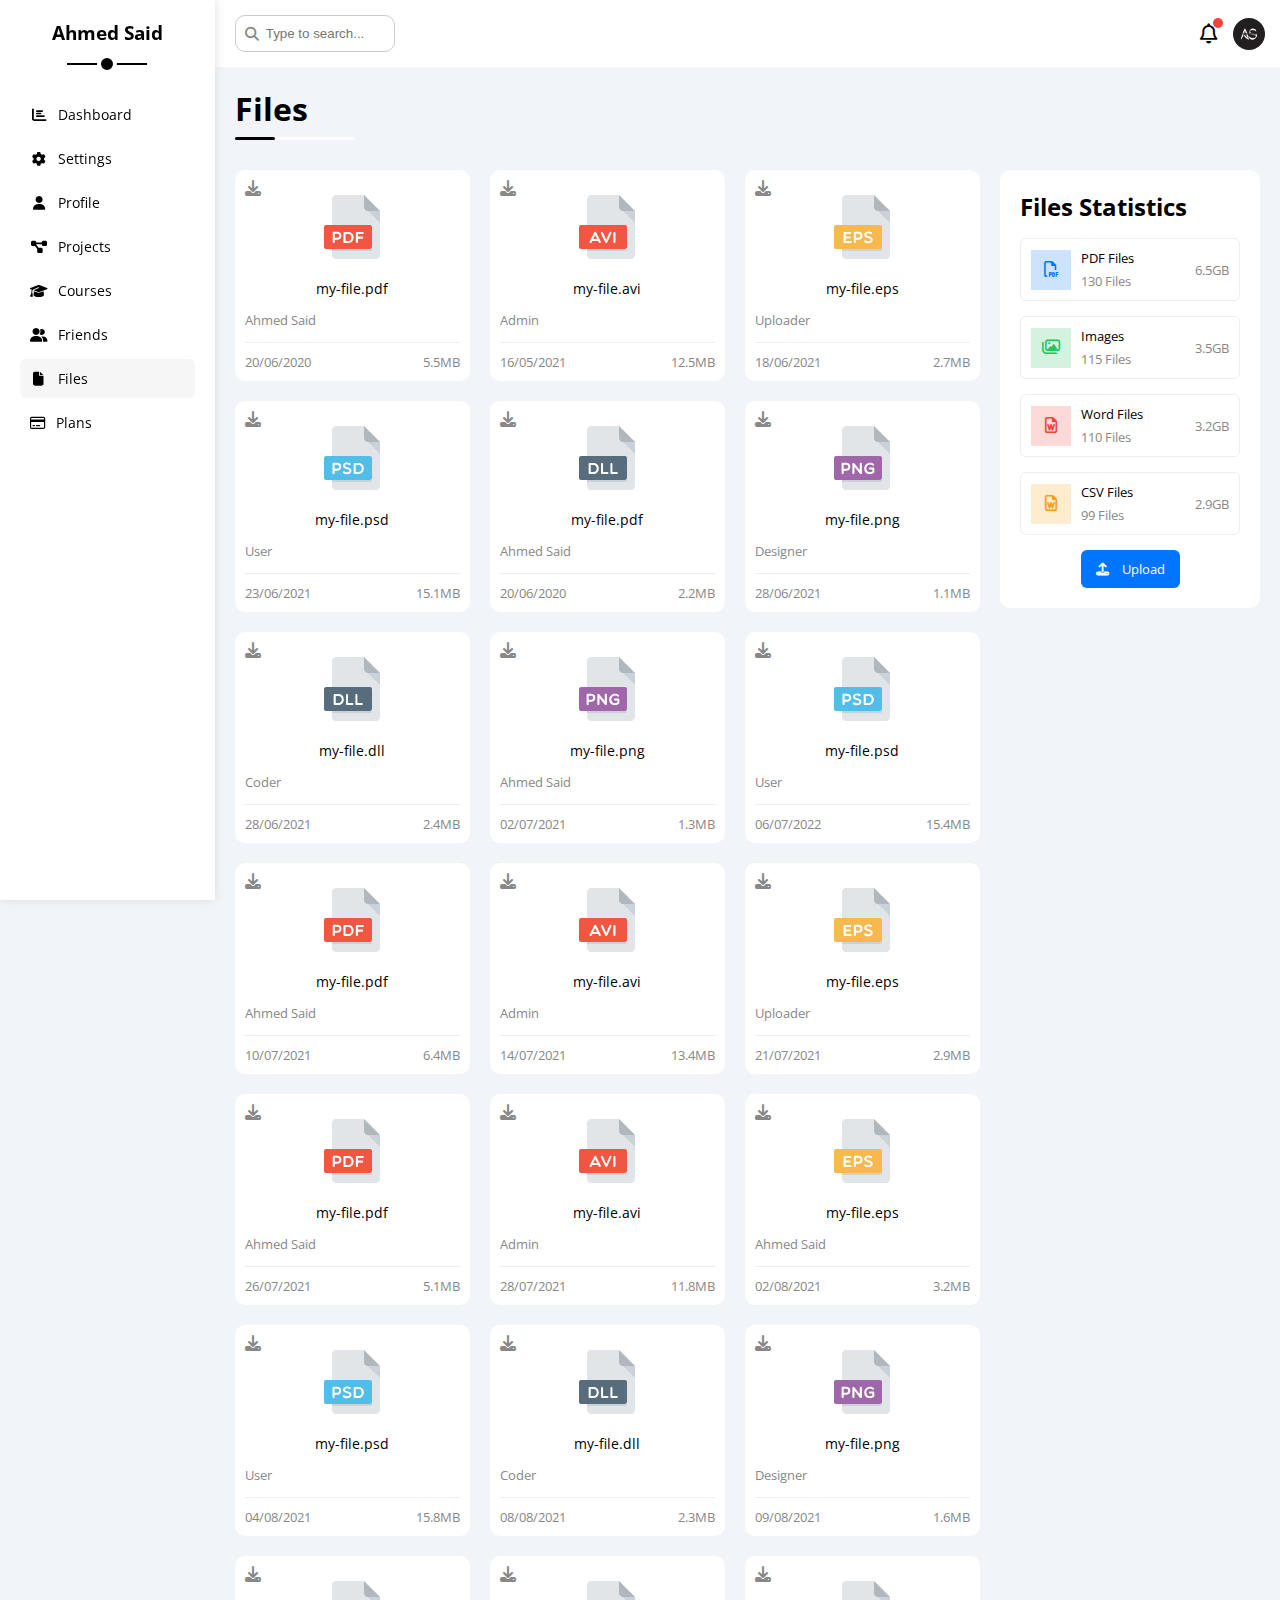
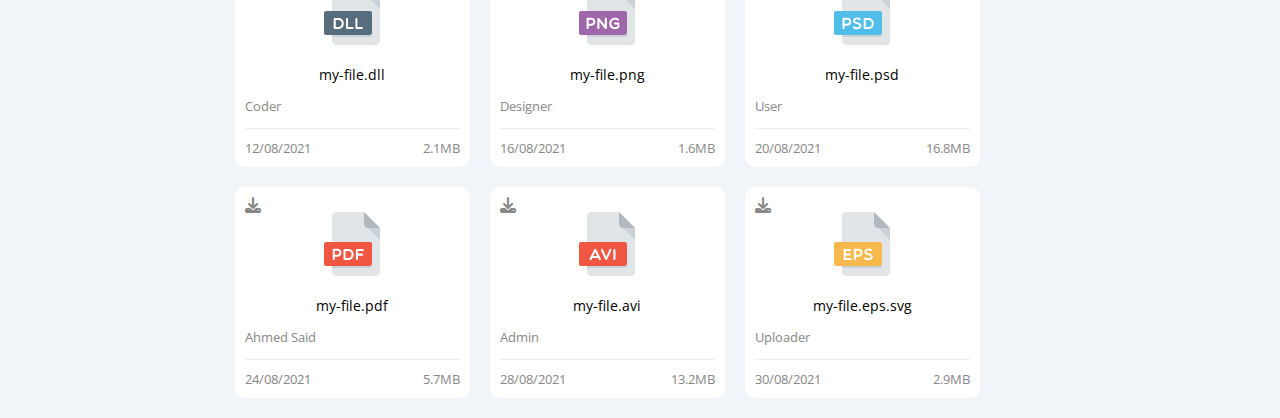
<file: files.html>
<!DOCTYPE html>
<html lang="en">
  <head>
    <meta charset="UTF-8" />
    <meta http-equiv="X-UA-Compatible" content="IE=edge" />
    <meta name="viewport" content="width=device-width, initial-scale=1.0" />
    <link rel="icon" href="assets/imgs/chart.ico" />
    <link rel="stylesheet" href="css/all.min.css" />
    <link rel="stylesheet" href="css/framework.css" />
    <link rel="stylesheet" href="css/master.css" />
    <link rel="preconnect" href="https://fonts.googleapis.com" />
    <link rel="preconnect" href="https://fonts.gstatic.com" crossorigin />
    <link href="https://fonts.googleapis.com/css2?family=Open+Sans:wght@300;500&display=swap" rel="stylesheet" />
    <title>Files</title>
  </head>
  <body>
    <div class="page d-flex">
      <div class="sidebar bg-white p-20 p-relative">
        <h3 class="p-relative txt-c mt-0">Ahmed Said</h3>
        <ul>
          <li>
            <a class="d-flex align-center fs-14 c-black rad-6 p-10" href="index.html">
              <i class="fa-solid fa-chart-bar fa-fw"></i>
              <span>Dashboard</span>
            </a>
          </li>
          <li>
            <a class="d-flex align-center fs-14 c-black rad-6 p-10" href="settings.html">
              <i class="fa-solid fa-gear fa-fw"></i>
              <span>Settings</span>
            </a>
          </li>
          <li>
            <a class="d-flex align-center fs-14 c-black rad-6 p-10" href="profile.html">
              <i class="fa-solid fa-user fa-fw"></i>
              <span>Profile</span>
            </a>
          </li>
          <li>
            <a class="d-flex align-center fs-14 c-black rad-6 p-10" href="projects.html">
              <i class="fa-solid fa-diagram-project fa-fw"></i>
              <span>Projects</span>
            </a>
          </li>
          <li>
            <a class="d-flex align-center fs-14 c-black rad-6 p-10" href="courses.html">
              <i class="fa-solid fa-graduation-cap fa-fw"></i>
              <span>Courses</span>
            </a>
          </li>
          <li>
            <a class="d-flex align-center fs-14 c-black rad-6 p-10" href="friends.html">
              <i class="fa-solid fa-user-group fa-fw"></i>
              <span>Friends</span>
            </a>
          </li>
          <li>
            <a class="active d-flex align-center fs-14 c-black rad-6 p-10" href="files.html">
              <i class="fa-solid fa-file fa-fw"></i>
              <span>Files</span>
            </a>
          </li>
          <li>
            <a class="d-flex align-center fs-14 c-black rad-6 p-10" href="plans.html">
              <i class="fa-regular fa-credit-card"></i>
              <span>Plans</span>
            </a>
          </li>
        </ul>
      </div>
      <div class="content w-full">
        <!-- Start Head -->
        <div class="head bg-white p-15 between-flex">
          <div class="search p-relative">
            <input class="p-10 border-ccc rad-10" type="search" placeholder="Type to search..." />
          </div>
          <div class="icons d-flex align-center">
            <span class="notification p-relative">
              <i class="fa-regular fa-bell fa-lg"></i>
            </span>
            <img src="assets/imgs/AS Logo.jpg" alt="avatar" />
          </div>
        </div>
        <!-- End Head -->
        <h1 class="p-relative">Files</h1>
        <div class="files-page d-flex m-20 gap-20">
          <div class="files-stats widget">
            <h2 class="mt-0 mb-15 txt-c-mobile">Files Statistics</h2>
            <div class="d-flex align-center border-eee p-10 rad-6 mb-15 fs-13">
              <i class="fa-regular fa-file-pdf fa-lg blue center-flex c-blue icon"></i>
              <div class="info">
                <span>PDF Files</span>
                <span class="c-grey d-block mt-5">130 Files</span>
              </div>
              <div class="size c-grey">6.5GB</div>
            </div>

            <div class="d-flex align-center border-eee p-10 rad-6 mb-15 fs-13">
              <i class="fa-regular fa-images fa-lg green center-flex c-green icon"></i>
              <div class="info">
                <span>Images</span>
                <span class="c-grey d-block mt-5">115 Files</span>
              </div>
              <div class="size c-grey">3.5GB</div>
            </div>

            <div class="d-flex align-center border-eee p-10 rad-6 mb-15 fs-13">
              <i class="fa-regular fa-file-word fa-lg red center-flex c-red icon"></i>
              <div class="info">
                <span>Word Files</span>
                <span class="c-grey d-block mt-5">110 Files</span>
              </div>
              <div class="size c-grey">3.2GB</div>
            </div>

            <div class="d-flex align-center border-eee p-10 rad-6 mb-15 fs-13">
              <i class="fa-regular fa-file-word fa-lg orange center-flex c-orange icon"></i>
              <div class="info">
                <span>CSV Files</span>
                <span class="c-grey d-block mt-5">99 Files</span>
              </div>
              <div class="size c-grey">2.9GB</div>
            </div>

            <a href="#" class="upload bg-blue c-white fs-13 rad-6 d-block w-fit">
              <i class="fa-solid fa-upload mr-10"></i>
              Upload
            </a>
          </div>

          <div class="files-content d-grid gap-20">
            <div class="file p-10 bg-white rad-10">
              <i class="fa-solid fa-download c-grey p-absolute"></i>
              <div class="icon txt-c">
                <img class="mt-15 mb-15" src="assets/imgs/pdf.svg" alt="" />
              </div>
              <div class="txt-c mb-10 fs-14">my-file.pdf</div>
              <p class="c-grey fs-13">Ahmed Said</p>
              <div class="info between-flex mt-10 pt-10 fs-13 c-grey">
                <span>20/06/2020</span>
                <span>5.5MB</span>
              </div>
            </div>

            <div class="file p-10 bg-white rad-10">
              <i class="fa-solid fa-download c-grey p-absolute"></i>
              <div class="icon txt-c">
                <img class="mt-15 mb-15" src="assets/imgs/avi.svg" alt="" />
              </div>
              <div class="txt-c mb-10 fs-14">my-file.avi</div>
              <p class="c-grey fs-13">Admin</p>
              <div class="info between-flex mt-10 pt-10 fs-13 c-grey">
                <span>16/05/2021</span>
                <span>12.5MB</span>
              </div>
            </div>

            <div class="file p-10 bg-white rad-10">
              <i class="fa-solid fa-download c-grey p-absolute"></i>
              <div class="icon txt-c">
                <img class="mt-15 mb-15" src="assets/imgs/eps.svg" alt="" />
              </div>
              <div class="txt-c mb-10 fs-14">my-file.eps</div>
              <p class="c-grey fs-13">Uploader</p>
              <div class="info between-flex mt-10 pt-10 fs-13 c-grey">
                <span>18/06/2021</span>
                <span>2.7MB</span>
              </div>
            </div>

            <div class="file p-10 bg-white rad-10">
              <i class="fa-solid fa-download c-grey p-absolute"></i>
              <div class="icon txt-c">
                <img class="mt-15 mb-15" src="assets/imgs/psd.svg" alt="" />
              </div>
              <div class="txt-c mb-10 fs-14">my-file.psd</div>
              <p class="c-grey fs-13">User</p>
              <div class="info between-flex mt-10 pt-10 fs-13 c-grey">
                <span>23/06/2021</span>
                <span>15.1MB</span>
              </div>
            </div>

            <div class="file p-10 bg-white rad-10">
              <i class="fa-solid fa-download c-grey p-absolute"></i>
              <div class="icon txt-c">
                <img class="mt-15 mb-15" src="assets/imgs/dll.svg" alt="" />
              </div>
              <div class="txt-c mb-10 fs-14">my-file.pdf</div>
              <p class="c-grey fs-13">Ahmed Said</p>
              <div class="info between-flex mt-10 pt-10 fs-13 c-grey">
                <span>20/06/2020</span>
                <span>2.2MB</span>
              </div>
            </div>

            <div class="file p-10 bg-white rad-10">
              <i class="fa-solid fa-download c-grey p-absolute"></i>
              <div class="icon txt-c">
                <img class="mt-15 mb-15" src="assets/imgs/png.svg" alt="" />
              </div>
              <div class="txt-c mb-10 fs-14">my-file.png</div>
              <p class="c-grey fs-13">Designer</p>
              <div class="info between-flex mt-10 pt-10 fs-13 c-grey">
                <span>28/06/2021</span>
                <span>1.1MB</span>
              </div>
            </div>

            <div class="file p-10 bg-white rad-10">
              <i class="fa-solid fa-download c-grey p-absolute"></i>
              <div class="icon txt-c">
                <img class="mt-15 mb-15" src="assets/imgs/dll.svg" alt="" />
              </div>
              <div class="txt-c mb-10 fs-14">my-file.dll</div>
              <p class="c-grey fs-13">Coder</p>
              <div class="info between-flex mt-10 pt-10 fs-13 c-grey">
                <span>28/06/2021</span>
                <span>2.4MB</span>
              </div>
            </div>

            <div class="file p-10 bg-white rad-10">
              <i class="fa-solid fa-download c-grey p-absolute"></i>
              <div class="icon txt-c">
                <img class="mt-15 mb-15" src="assets/imgs/png.svg" alt="" />
              </div>
              <div class="txt-c mb-10 fs-14">my-file.png</div>
              <p class="c-grey fs-13">Ahmed Said</p>
              <div class="info between-flex mt-10 pt-10 fs-13 c-grey">
                <span>02/07/2021</span>
                <span>1.3MB</span>
              </div>
            </div>

            <div class="file p-10 bg-white rad-10">
              <i class="fa-solid fa-download c-grey p-absolute"></i>
              <div class="icon txt-c">
                <img class="mt-15 mb-15" src="assets/imgs/psd.svg" alt="" />
              </div>
              <div class="txt-c mb-10 fs-14">my-file.psd</div>
              <p class="c-grey fs-13">User</p>
              <div class="info between-flex mt-10 pt-10 fs-13 c-grey">
                <span>06/07/2022</span>
                <span>15.4MB</span>
              </div>
            </div>

            <div class="file p-10 bg-white rad-10">
              <i class="fa-solid fa-download c-grey p-absolute"></i>
              <div class="icon txt-c">
                <img class="mt-15 mb-15" src="assets/imgs/pdf.svg" alt="" />
              </div>
              <div class="txt-c mb-10 fs-14">my-file.pdf</div>
              <p class="c-grey fs-13">Ahmed Said</p>
              <div class="info between-flex mt-10 pt-10 fs-13 c-grey">
                <span>10/07/2021</span>
                <span>6.4MB</span>
              </div>
            </div>

            <div class="file p-10 bg-white rad-10">
              <i class="fa-solid fa-download c-grey p-absolute"></i>
              <div class="icon txt-c">
                <img class="mt-15 mb-15" src="assets/imgs/avi.svg" alt="" />
              </div>
              <div class="txt-c mb-10 fs-14">my-file.avi</div>
              <p class="c-grey fs-13">Admin</p>
              <div class="info between-flex mt-10 pt-10 fs-13 c-grey">
                <span>14/07/2021</span>
                <span>13.4MB</span>
              </div>
            </div>

            <div class="file p-10 bg-white rad-10">
              <i class="fa-solid fa-download c-grey p-absolute"></i>
              <div class="icon txt-c">
                <img class="mt-15 mb-15" src="assets/imgs/eps.svg" alt="" />
              </div>
              <div class="txt-c mb-10 fs-14">my-file.eps</div>
              <p class="c-grey fs-13">Uploader</p>
              <div class="info between-flex mt-10 pt-10 fs-13 c-grey">
                <span>21/07/2021</span>
                <span>2.9MB</span>
              </div>
            </div>

            <div class="file p-10 bg-white rad-10">
              <i class="fa-solid fa-download c-grey p-absolute"></i>
              <div class="icon txt-c">
                <img class="mt-15 mb-15" src="assets/imgs/pdf.svg" alt="" />
              </div>
              <div class="txt-c mb-10 fs-14">my-file.pdf</div>
              <p class="c-grey fs-13">Ahmed Said</p>
              <div class="info between-flex mt-10 pt-10 fs-13 c-grey">
                <span>26/07/2021</span>
                <span>5.1MB</span>
              </div>
            </div>

            <div class="file p-10 bg-white rad-10">
              <i class="fa-solid fa-download c-grey p-absolute"></i>
              <div class="icon txt-c">
                <img class="mt-15 mb-15" src="assets/imgs/avi.svg" alt="" />
              </div>
              <div class="txt-c mb-10 fs-14">my-file.avi</div>
              <p class="c-grey fs-13">Admin</p>
              <div class="info between-flex mt-10 pt-10 fs-13 c-grey">
                <span>28/07/2021</span>
                <span>11.8MB</span>
              </div>
            </div>

            <div class="file p-10 bg-white rad-10">
              <i class="fa-solid fa-download c-grey p-absolute"></i>
              <div class="icon txt-c">
                <img class="mt-15 mb-15" src="assets/imgs/eps.svg" alt="" />
              </div>
              <div class="txt-c mb-10 fs-14">my-file.eps</div>
              <p class="c-grey fs-13">Ahmed Said</p>
              <div class="info between-flex mt-10 pt-10 fs-13 c-grey">
                <span>02/08/2021</span>
                <span>3.2MB</span>
              </div>
            </div>

            <div class="file p-10 bg-white rad-10">
              <i class="fa-solid fa-download c-grey p-absolute"></i>
              <div class="icon txt-c">
                <img class="mt-15 mb-15" src="assets/imgs/psd.svg" alt="" />
              </div>
              <div class="txt-c mb-10 fs-14">my-file.psd</div>
              <p class="c-grey fs-13">User</p>
              <div class="info between-flex mt-10 pt-10 fs-13 c-grey">
                <span>04/08/2021</span>
                <span>15.8MB</span>
              </div>
            </div>

            <div class="file p-10 bg-white rad-10">
              <i class="fa-solid fa-download c-grey p-absolute"></i>
              <div class="icon txt-c">
                <img class="mt-15 mb-15" src="assets/imgs/dll.svg" alt="" />
              </div>
              <div class="txt-c mb-10 fs-14">my-file.dll</div>
              <p class="c-grey fs-13">Coder</p>
              <div class="info between-flex mt-10 pt-10 fs-13 c-grey">
                <span>08/08/2021</span>
                <span>2.3MB</span>
              </div>
            </div>

            <div class="file p-10 bg-white rad-10">
              <i class="fa-solid fa-download c-grey p-absolute"></i>
              <div class="icon txt-c">
                <img class="mt-15 mb-15" src="assets/imgs/png.svg" alt="" />
              </div>
              <div class="txt-c mb-10 fs-14">my-file.png</div>
              <p class="c-grey fs-13">Designer</p>
              <div class="info between-flex mt-10 pt-10 fs-13 c-grey">
                <span>09/08/2021</span>
                <span>1.6MB</span>
              </div>
            </div>

            <div class="file p-10 bg-white rad-10">
              <i class="fa-solid fa-download c-grey p-absolute"></i>
              <div class="icon txt-c">
                <img class="mt-15 mb-15" src="assets/imgs/dll.svg" alt="" />
              </div>
              <div class="txt-c mb-10 fs-14">my-file.dll</div>
              <p class="c-grey fs-13">Coder</p>
              <div class="info between-flex mt-10 pt-10 fs-13 c-grey">
                <span>12/08/2021</span>
                <span>2.1MB</span>
              </div>
            </div>

            <div class="file p-10 bg-white rad-10">
              <i class="fa-solid fa-download c-grey p-absolute"></i>
              <div class="icon txt-c">
                <img class="mt-15 mb-15" src="assets/imgs/png.svg" alt="" />
              </div>
              <div class="txt-c mb-10 fs-14">my-file.png</div>
              <p class="c-grey fs-13">Designer</p>
              <div class="info between-flex mt-10 pt-10 fs-13 c-grey">
                <span>16/08/2021</span>
                <span>1.6MB</span>
              </div>
            </div>

            <div class="file p-10 bg-white rad-10">
              <i class="fa-solid fa-download c-grey p-absolute"></i>
              <div class="icon txt-c">
                <img class="mt-15 mb-15" src="assets/imgs/psd.svg" alt="" />
              </div>
              <div class="txt-c mb-10 fs-14">my-file.psd</div>
              <p class="c-grey fs-13">User</p>
              <div class="info between-flex mt-10 pt-10 fs-13 c-grey">
                <span>20/08/2021</span>
                <span>16.8MB</span>
              </div>
            </div>

            <div class="file p-10 bg-white rad-10">
              <i class="fa-solid fa-download c-grey p-absolute"></i>
              <div class="icon txt-c">
                <img class="mt-15 mb-15" src="assets/imgs/pdf.svg" alt="" />
              </div>
              <div class="txt-c mb-10 fs-14">my-file.pdf</div>
              <p class="c-grey fs-13">Ahmed Said</p>
              <div class="info between-flex mt-10 pt-10 fs-13 c-grey">
                <span>24/08/2021</span>
                <span>5.7MB</span>
              </div>
            </div>

            <div class="file p-10 bg-white rad-10">
              <i class="fa-solid fa-download c-grey p-absolute"></i>
              <div class="icon txt-c">
                <img class="mt-15 mb-15" src="assets/imgs/avi.svg" alt="" />
              </div>
              <div class="txt-c mb-10 fs-14">my-file.avi</div>
              <p class="c-grey fs-13">Admin</p>
              <div class="info between-flex mt-10 pt-10 fs-13 c-grey">
                <span>28/08/2021</span>
                <span>13.2MB</span>
              </div>
            </div>

            <div class="file p-10 bg-white rad-10">
              <i class="fa-solid fa-download c-grey p-absolute"></i>
              <div class="icon txt-c">
                <img class="mt-15 mb-15" src="assets/imgs/eps.svg" alt="" />
              </div>
              <div class="txt-c mb-10 fs-14">my-file.eps.svg</div>
              <p class="c-grey fs-13">Uploader</p>
              <div class="info between-flex mt-10 pt-10 fs-13 c-grey">
                <span>30/08/2021</span>
                <span>2.9MB</span>
              </div>
            </div>
          </div>
        </div>
      </div>
    </div>
  </body>
</html>
</file>
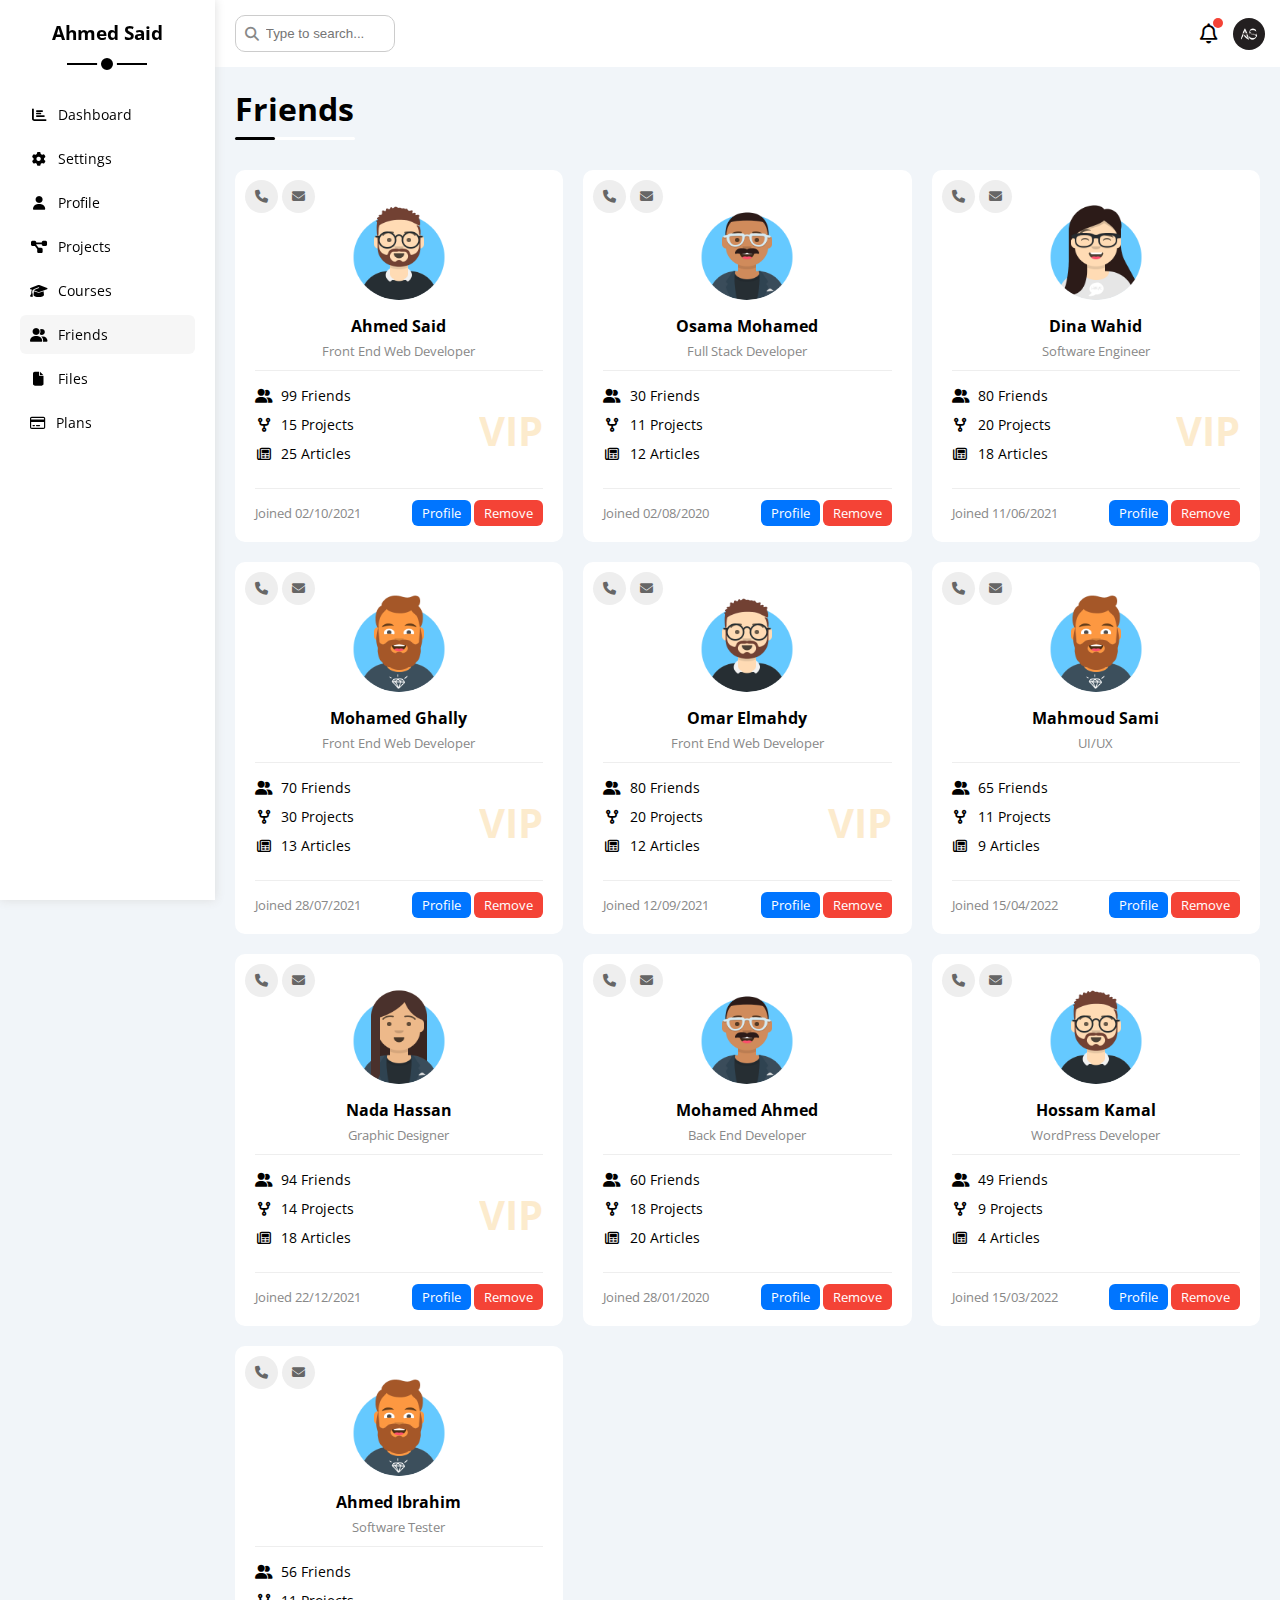
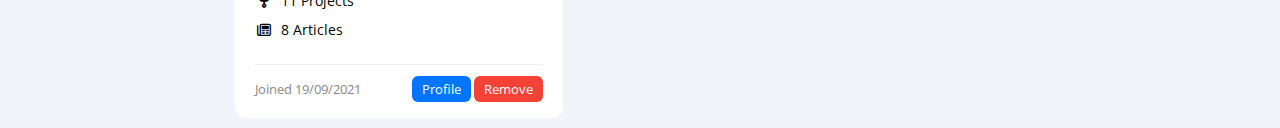
<file: friends.html>
<!DOCTYPE html>
<html lang="en">
  <head>
    <meta charset="UTF-8" />
    <meta http-equiv="X-UA-Compatible" content="IE=edge" />
    <meta name="viewport" content="width=device-width, initial-scale=1.0" />
    <link rel="icon" href="assets/imgs/chart.ico" />
    <link rel="stylesheet" href="css/all.min.css" />
    <link rel="stylesheet" href="css/framework.css" />
    <link rel="stylesheet" href="css/master.css" />
    <link rel="preconnect" href="https://fonts.googleapis.com" />
    <link rel="preconnect" href="https://fonts.gstatic.com" crossorigin />
    <link href="https://fonts.googleapis.com/css2?family=Open+Sans:wght@300;500&display=swap" rel="stylesheet" />
    <title>Friends</title>
  </head>
  <body>
    <div class="page d-flex">
      <div class="sidebar bg-white p-20 p-relative">
        <h3 class="p-relative txt-c mt-0">Ahmed Said</h3>
        <ul>
          <li>
            <a class="d-flex align-center fs-14 c-black rad-6 p-10" href="index.html">
              <i class="fa-solid fa-chart-bar fa-fw"></i>
              <span>Dashboard</span>
            </a>
          </li>
          <li>
            <a class="d-flex align-center fs-14 c-black rad-6 p-10" href="settings.html">
              <i class="fa-solid fa-gear fa-fw"></i>
              <span>Settings</span>
            </a>
          </li>
          <li>
            <a class="d-flex align-center fs-14 c-black rad-6 p-10" href="profile.html">
              <i class="fa-solid fa-user fa-fw"></i>
              <span>Profile</span>
            </a>
          </li>
          <li>
            <a class="d-flex align-center fs-14 c-black rad-6 p-10" href="projects.html">
              <i class="fa-solid fa-diagram-project fa-fw"></i>
              <span>Projects</span>
            </a>
          </li>
          <li>
            <a class="d-flex align-center fs-14 c-black rad-6 p-10" href="courses.html">
              <i class="fa-solid fa-graduation-cap fa-fw"></i>
              <span>Courses</span>
            </a>
          </li>
          <li>
            <a class="active d-flex align-center fs-14 c-black rad-6 p-10" href="friends.html">
              <i class="fa-solid fa-user-group fa-fw"></i>
              <span>Friends</span>
            </a>
          </li>
          <li>
            <a class="d-flex align-center fs-14 c-black rad-6 p-10" href="files.html">
              <i class="fa-solid fa-file fa-fw"></i>
              <span>Files</span>
            </a>
          </li>
          <li>
            <a class="d-flex align-center fs-14 c-black rad-6 p-10" href="plans.html">
              <i class="fa-regular fa-credit-card"></i>
              <span>Plans</span>
            </a>
          </li>
        </ul>
      </div>
      <div class="content w-full">
        <!-- Start Head -->
        <div class="head bg-white p-15 between-flex">
          <div class="search p-relative">
            <input class="p-10 border-ccc rad-10" type="search" placeholder="Type to search..." />
          </div>
          <div class="icons d-flex align-center">
            <span class="notification p-relative">
              <i class="fa-regular fa-bell fa-lg"></i>
            </span>
            <img src="assets/imgs/AS Logo.jpg" alt="avatar" />
          </div>
        </div>
        <!-- End Head -->
        <h1 class="p-relative">Friends</h1>
        <div class="friends-page d-grid m-20 gap-20">
          <div class="friend widget p-relative">
            <div class="contact">
              <i class="fa-solid fa-phone"></i>
              <i class="fa-solid fa-envelope"></i>
            </div>
            <div class="txt-c">
              <img class="rad-half mt-10 mb-10 w-100 h-100" src="assets/imgs/friend-02.jpg" alt="" />
              <h4 class="m-0">Ahmed Said</h4>
              <p class="c-grey fs-13 mt-5 mb-0">Front End Web Developer</p>
            </div>
            <div class="icons fs-14 p-relative">
              <div class="mb-10">
                <i class="fa-solid fa-user-friends fa-fw"></i>
                <span>99 Friends</span>
              </div>
              <div class="mb-10">
                <i class="fa-solid fa-code-fork fa-fw"></i>
                <span>15 Projects</span>
              </div>
              <div class="mb-10">
                <i class="fa-regular fa-newspaper fa-fw"></i>
                <span>25 Articles</span>
              </div>
              <span class="vip fw-bold c-orange">VIP</span>
            </div>
            <div class="info fs-13 between-flex">
              <span class="c-grey">Joined 02/10/2021</span>
              <div>
                <a class="bg-blue c-white btn-shape" href="profile.html">Profile</a>
                <a class="bg-red c-white stat-shape" href="#">Remove</a>
              </div>
            </div>
          </div>

          <div class="friend widget p-relative">
            <div class="contact">
              <i class="fa-solid fa-phone"></i>
              <i class="fa-solid fa-envelope"></i>
            </div>
            <div class="txt-c">
              <img class="rad-half mt-10 mb-10 w-100 h-100" src="assets/imgs/friend-05.jpg" alt="" />
              <h4 class="m-0">Osama Mohamed</h4>
              <p class="c-grey fs-13 mt-5 mb-0">Full Stack Developer</p>
            </div>
            <div class="icons fs-14 p-relative">
              <div class="mb-10">
                <i class="fa-solid fa-user-friends fa-fw"></i>
                <span>30 Friends</span>
              </div>
              <div class="mb-10">
                <i class="fa-solid fa-code-fork fa-fw"></i>
                <span>11 Projects</span>
              </div>
              <div class="mb-10">
                <i class="fa-regular fa-newspaper fa-fw"></i>
                <span>12 Articles</span>
              </div>
            </div>
            <div class="info fs-13 between-flex">
              <span class="c-grey">Joined 02/08/2020</span>
              <div>
                <a class="bg-blue c-white btn-shape" href="profile.html">Profile</a>
                <a class="bg-red c-white stat-shape" href="#">Remove</a>
              </div>
            </div>
          </div>

          <div class="friend widget p-relative">
            <div class="contact">
              <i class="fa-solid fa-phone"></i>
              <i class="fa-solid fa-envelope"></i>
            </div>
            <div class="txt-c">
              <img class="rad-half mt-10 mb-10 w-100 h-100" src="assets/imgs/friend-04.jpg" alt="" />
              <h4 class="m-0">Dina Wahid</h4>
              <p class="c-grey fs-13 mt-5 mb-0">Software Engineer</p>
            </div>
            <div class="icons fs-14 p-relative">
              <div class="mb-10">
                <i class="fa-solid fa-user-friends fa-fw"></i>
                <span>80 Friends</span>
              </div>
              <div class="mb-10">
                <i class="fa-solid fa-code-fork fa-fw"></i>
                <span>20 Projects</span>
              </div>
              <div class="mb-10">
                <i class="fa-regular fa-newspaper fa-fw"></i>
                <span>18 Articles</span>
              </div>
              <span class="vip fw-bold c-orange">VIP</span>
            </div>
            <div class="info fs-13 between-flex">
              <span class="c-grey">Joined 11/06/2021</span>
              <div>
                <a class="bg-blue c-white btn-shape" href="profile.html">Profile</a>
                <a class="bg-red c-white stat-shape" href="#">Remove</a>
              </div>
            </div>
          </div>

          <div class="friend widget p-relative">
            <div class="contact">
              <i class="fa-solid fa-phone"></i>
              <i class="fa-solid fa-envelope"></i>
            </div>
            <div class="txt-c">
              <img class="rad-half mt-10 mb-10 w-100 h-100" src="assets/imgs/friend-03.jpg" alt="" />
              <h4 class="m-0">Mohamed Ghally</h4>
              <p class="c-grey fs-13 mt-5 mb-0">Front End Web Developer</p>
            </div>
            <div class="icons fs-14 p-relative">
              <div class="mb-10">
                <i class="fa-solid fa-user-friends fa-fw"></i>
                <span>70 Friends</span>
              </div>
              <div class="mb-10">
                <i class="fa-solid fa-code-fork fa-fw"></i>
                <span>30 Projects</span>
              </div>
              <div class="mb-10">
                <i class="fa-regular fa-newspaper fa-fw"></i>
                <span>13 Articles</span>
              </div>
              <span class="vip fw-bold c-orange">VIP</span>
            </div>
            <div class="info fs-13 between-flex">
              <span class="c-grey">Joined 28/07/2021</span>
              <div>
                <a class="bg-blue c-white btn-shape" href="profile.html">Profile</a>
                <a class="bg-red c-white stat-shape" href="#">Remove</a>
              </div>
            </div>
          </div>

          <div class="friend widget p-relative">
            <div class="contact">
              <i class="fa-solid fa-phone"></i>
              <i class="fa-solid fa-envelope"></i>
            </div>
            <div class="txt-c">
              <img class="rad-half mt-10 mb-10 w-100 h-100" src="assets/imgs/friend-02.jpg" alt="" />
              <h4 class="m-0">Omar Elmahdy</h4>
              <p class="c-grey fs-13 mt-5 mb-0">Front End Web Developer</p>
            </div>
            <div class="icons fs-14 p-relative">
              <div class="mb-10">
                <i class="fa-solid fa-user-friends fa-fw"></i>
                <span>80 Friends</span>
              </div>
              <div class="mb-10">
                <i class="fa-solid fa-code-fork fa-fw"></i>
                <span>20 Projects</span>
              </div>
              <div class="mb-10">
                <i class="fa-regular fa-newspaper fa-fw"></i>
                <span>12 Articles</span>
              </div>
              <span class="vip fw-bold c-orange">VIP</span>
            </div>
            <div class="info fs-13 between-flex">
              <span class="c-grey">Joined 12/09/2021</span>
              <div>
                <a class="bg-blue c-white btn-shape" href="profile.html">Profile</a>
                <a class="bg-red c-white stat-shape" href="#">Remove</a>
              </div>
            </div>
          </div>

          <div class="friend widget p-relative">
            <div class="contact">
              <i class="fa-solid fa-phone"></i>
              <i class="fa-solid fa-envelope"></i>
            </div>
            <div class="txt-c">
              <img class="rad-half mt-10 mb-10 w-100 h-100" src="assets/imgs/friend-03.jpg" alt="" />
              <h4 class="m-0">Mahmoud Sami</h4>
              <p class="c-grey fs-13 mt-5 mb-0">UI/UX</p>
            </div>
            <div class="icons fs-14 p-relative">
              <div class="mb-10">
                <i class="fa-solid fa-user-friends fa-fw"></i>
                <span>65 Friends</span>
              </div>
              <div class="mb-10">
                <i class="fa-solid fa-code-fork fa-fw"></i>
                <span>11 Projects</span>
              </div>
              <div class="mb-10">
                <i class="fa-regular fa-newspaper fa-fw"></i>
                <span>9 Articles</span>
              </div>
            </div>
            <div class="info fs-13 between-flex">
              <span class="c-grey">Joined 15/04/2022</span>
              <div>
                <a class="bg-blue c-white btn-shape" href="profile.html">Profile</a>
                <a class="bg-red c-white stat-shape" href="#">Remove</a>
              </div>
            </div>
          </div>

          <div class="friend widget p-relative">
            <div class="contact">
              <i class="fa-solid fa-phone"></i>
              <i class="fa-solid fa-envelope"></i>
            </div>
            <div class="txt-c">
              <img class="rad-half mt-10 mb-10 w-100 h-100" src="assets/imgs/friend-01.jpg" alt="" />
              <h4 class="m-0">Nada Hassan</h4>
              <p class="c-grey fs-13 mt-5 mb-0">Graphic Designer</p>
            </div>
            <div class="icons fs-14 p-relative">
              <div class="mb-10">
                <i class="fa-solid fa-user-friends fa-fw"></i>
                <span>94 Friends</span>
              </div>
              <div class="mb-10">
                <i class="fa-solid fa-code-fork fa-fw"></i>
                <span>14 Projects</span>
              </div>
              <div class="mb-10">
                <i class="fa-regular fa-newspaper fa-fw"></i>
                <span>18 Articles</span>
              </div>
              <span class="vip fw-bold c-orange">VIP</span>
            </div>
            <div class="info fs-13 between-flex">
              <span class="c-grey">Joined 22/12/2021</span>
              <div>
                <a class="bg-blue c-white btn-shape" href="profile.html">Profile</a>
                <a class="bg-red c-white stat-shape" href="#">Remove</a>
              </div>
            </div>
          </div>

          <div class="friend widget p-relative">
            <div class="contact">
              <i class="fa-solid fa-phone"></i>
              <i class="fa-solid fa-envelope"></i>
            </div>
            <div class="txt-c">
              <img class="rad-half mt-10 mb-10 w-100 h-100" src="assets/imgs/friend-05.jpg" alt="" />
              <h4 class="m-0">Mohamed Ahmed</h4>
              <p class="c-grey fs-13 mt-5 mb-0">Back End Developer</p>
            </div>
            <div class="icons fs-14 p-relative">
              <div class="mb-10">
                <i class="fa-solid fa-user-friends fa-fw"></i>
                <span>60 Friends</span>
              </div>
              <div class="mb-10">
                <i class="fa-solid fa-code-fork fa-fw"></i>
                <span>18 Projects</span>
              </div>
              <div class="mb-10">
                <i class="fa-regular fa-newspaper fa-fw"></i>
                <span>20 Articles</span>
              </div>
            </div>
            <div class="info fs-13 between-flex">
              <span class="c-grey">Joined 28/01/2020</span>
              <div>
                <a class="bg-blue c-white btn-shape" href="profile.html">Profile</a>
                <a class="bg-red c-white stat-shape" href="#">Remove</a>
              </div>
            </div>
          </div>

          <div class="friend widget p-relative">
            <div class="contact">
              <i class="fa-solid fa-phone"></i>
              <i class="fa-solid fa-envelope"></i>
            </div>
            <div class="txt-c">
              <img class="rad-half mt-10 mb-10 w-100 h-100" src="assets/imgs/friend-02.jpg" alt="" />
              <h4 class="m-0">Hossam Kamal</h4>
              <p class="c-grey fs-13 mt-5 mb-0">WordPress Developer</p>
            </div>
            <div class="icons fs-14 p-relative">
              <div class="mb-10">
                <i class="fa-solid fa-user-friends fa-fw"></i>
                <span>49 Friends</span>
              </div>
              <div class="mb-10">
                <i class="fa-solid fa-code-fork fa-fw"></i>
                <span>9 Projects</span>
              </div>
              <div class="mb-10">
                <i class="fa-regular fa-newspaper fa-fw"></i>
                <span>4 Articles</span>
              </div>
            </div>
            <div class="info fs-13 between-flex">
              <span class="c-grey">Joined 15/03/2022</span>
              <div>
                <a class="bg-blue c-white btn-shape" href="profile.html">Profile</a>
                <a class="bg-red c-white stat-shape" href="#">Remove</a>
              </div>
            </div>
          </div>

          <div class="friend widget p-relative">
            <div class="contact">
              <i class="fa-solid fa-phone"></i>
              <i class="fa-solid fa-envelope"></i>
            </div>
            <div class="txt-c">
              <img class="rad-half mt-10 mb-10 w-100 h-100" src="assets/imgs/friend-03.jpg" alt="" />
              <h4 class="m-0">Ahmed Ibrahim</h4>
              <p class="c-grey fs-13 mt-5 mb-0">Software Tester</p>
            </div>
            <div class="icons fs-14 p-relative">
              <div class="mb-10">
                <i class="fa-solid fa-user-friends fa-fw"></i>
                <span>56 Friends</span>
              </div>
              <div class="mb-10">
                <i class="fa-solid fa-code-fork fa-fw"></i>
                <span>11 Projects</span>
              </div>
              <div class="mb-10">
                <i class="fa-regular fa-newspaper fa-fw"></i>
                <span>8 Articles</span>
              </div>
            </div>
            <div class="info fs-13 between-flex">
              <span class="c-grey">Joined 19/09/2021</span>
              <div>
                <a class="bg-blue c-white btn-shape" href="profile.html">Profile</a>
                <a class="bg-red c-white stat-shape" href="#">Remove</a>
              </div>
            </div>
          </div>
        </div>
      </div>
    </div>
  </body>
</html>
</file>
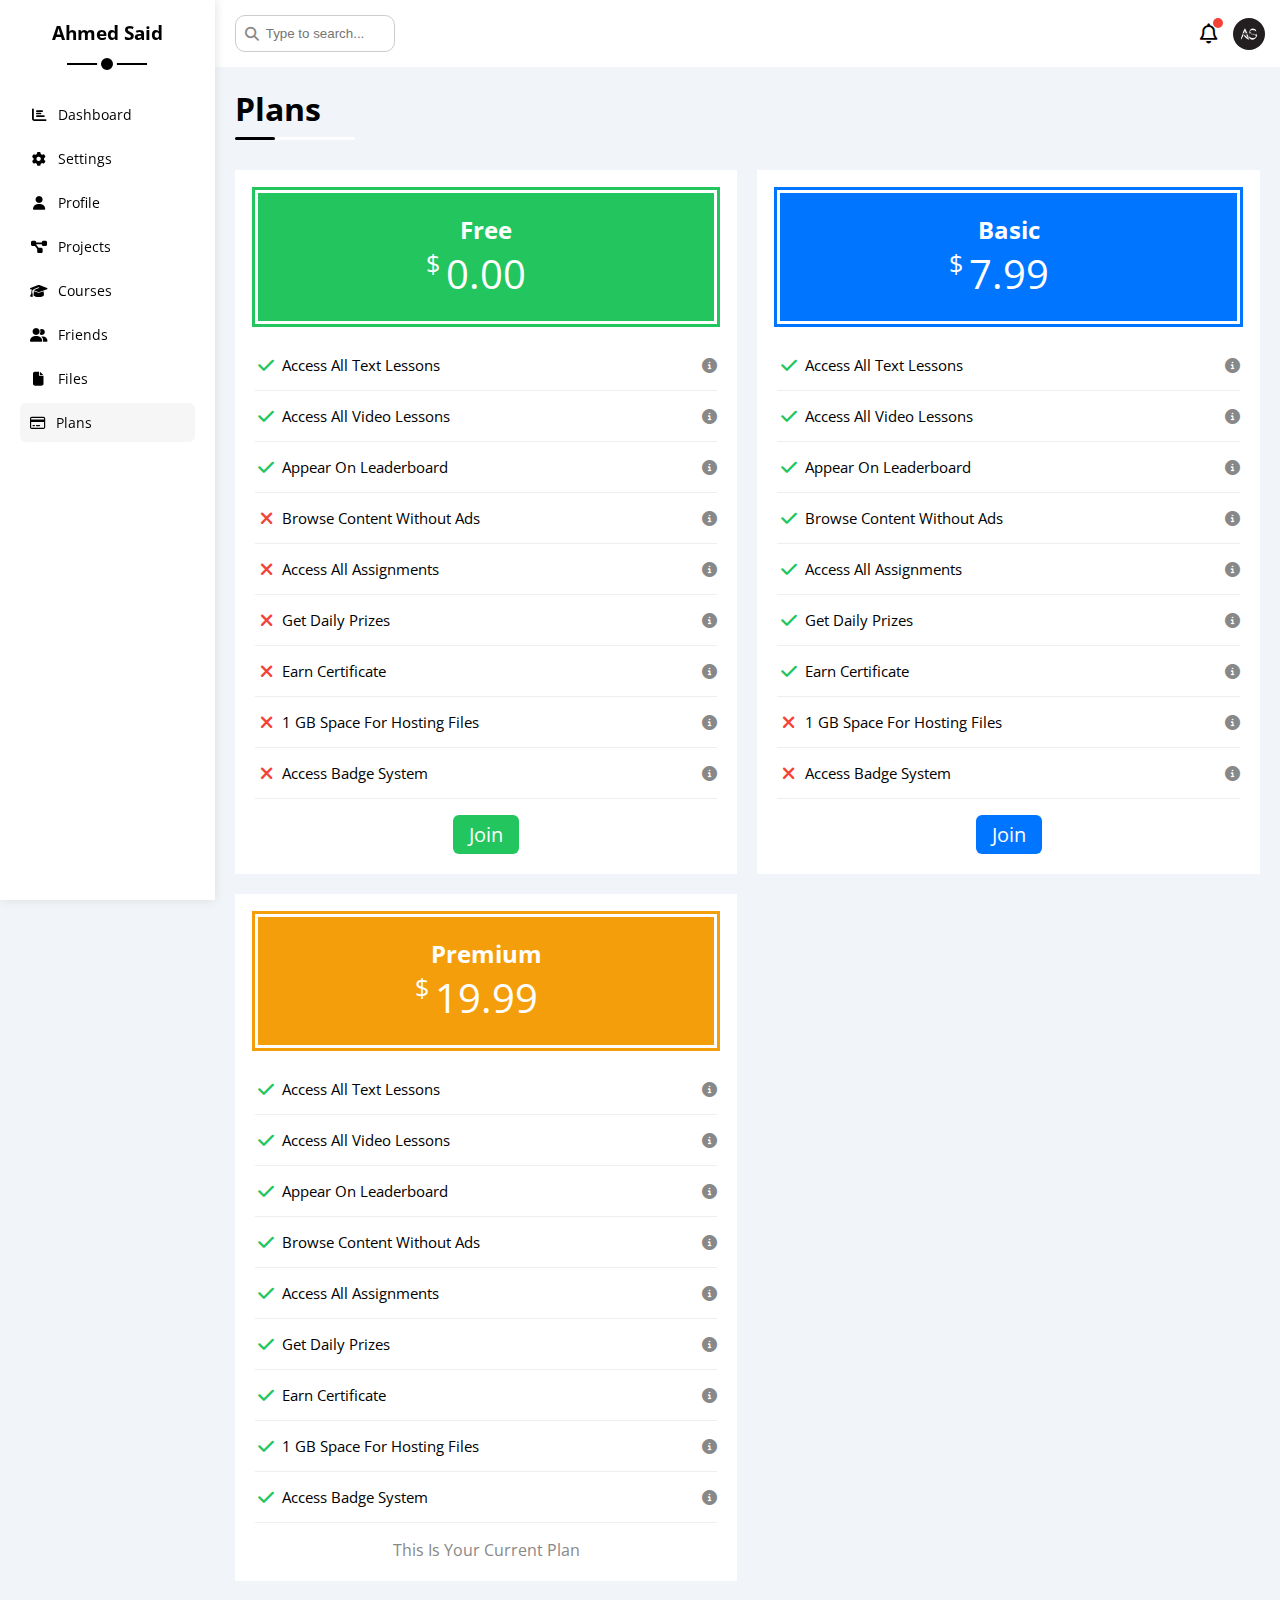
<file: plans.html>
<!DOCTYPE html>
<html lang="en">
  <head>
    <meta charset="UTF-8" />
    <meta http-equiv="X-UA-Compatible" content="IE=edge" />
    <meta name="viewport" content="width=device-width, initial-scale=1.0" />
    <link rel="icon" href="assets/imgs/chart.ico" />
    <link rel="stylesheet" href="css/all.min.css" />
    <link rel="stylesheet" href="css/framework.css" />
    <link rel="stylesheet" href="css/master.css" />
    <link rel="preconnect" href="https://fonts.googleapis.com" />
    <link rel="preconnect" href="https://fonts.gstatic.com" crossorigin />
    <link href="https://fonts.googleapis.com/css2?family=Open+Sans:wght@300;500&display=swap" rel="stylesheet" />
    <title>Plans</title>
  </head>
  <body>
    <div class="page d-flex">
      <div class="sidebar bg-white p-20 p-relative">
        <h3 class="p-relative txt-c mt-0">Ahmed Said</h3>
        <ul>
          <li>
            <a class="d-flex align-center fs-14 c-black rad-6 p-10" href="index.html">
              <i class="fa-solid fa-chart-bar fa-fw"></i>
              <span>Dashboard</span>
            </a>
          </li>
          <li>
            <a class="d-flex align-center fs-14 c-black rad-6 p-10" href="settings.html">
              <i class="fa-solid fa-gear fa-fw"></i>
              <span>Settings</span>
            </a>
          </li>
          <li>
            <a class="d-flex align-center fs-14 c-black rad-6 p-10" href="profile.html">
              <i class="fa-solid fa-user fa-fw"></i>
              <span>Profile</span>
            </a>
          </li>
          <li>
            <a class="d-flex align-center fs-14 c-black rad-6 p-10" href="projects.html">
              <i class="fa-solid fa-diagram-project fa-fw"></i>
              <span>Projects</span>
            </a>
          </li>
          <li>
            <a class="d-flex align-center fs-14 c-black rad-6 p-10" href="courses.html">
              <i class="fa-solid fa-graduation-cap fa-fw"></i>
              <span>Courses</span>
            </a>
          </li>
          <li>
            <a class="d-flex align-center fs-14 c-black rad-6 p-10" href="friends.html">
              <i class="fa-solid fa-user-group fa-fw"></i>
              <span>Friends</span>
            </a>
          </li>
          <li>
            <a class="d-flex align-center fs-14 c-black rad-6 p-10" href="files.html">
              <i class="fa-solid fa-file fa-fw"></i>
              <span>Files</span>
            </a>
          </li>
          <li>
            <a class="active d-flex align-center fs-14 c-black rad-6 p-10" href="plans.html">
              <i class="fa-regular fa-credit-card"></i>
              <span>Plans</span>
            </a>
          </li>
        </ul>
      </div>
      <div class="content w-full">
        <!-- Start Head -->
        <div class="head bg-white p-15 between-flex">
          <div class="search p-relative">
            <input class="p-10 border-ccc rad-10" type="search" placeholder="Type to search..." />
          </div>
          <div class="icons d-flex align-center">
            <span class="notification p-relative">
              <i class="fa-regular fa-bell fa-lg"></i>
            </span>
            <img src="assets/imgs/AS Logo.jpg" alt="avatar" />
          </div>
        </div>
        <!-- End Head -->
        <h1 class="p-relative">Plans</h1>
        <div class="plans-page d-grid m-20 gap-20">
          <div class="plan bg-white p-20 green">
            <div class="top bg-green txt-c p-20">
              <h2 class="m-0 c-white">Free</h2>
              <div class="price c-white"><span>$</span>0.00</div>
            </div>
            <ul>
              <li>
                <i class="fa-solid fa-check fa-fw yes"></i>
                <span>Access All Text Lessons</span>
                <i class="fa-solid fa-circle-info help"></i>
              </li>
              <li>
                <i class="fa-solid fa-check fa-fw yes"></i>
                <span>Access All Video Lessons</span>
                <i class="fa-solid fa-circle-info help"></i>
              </li>
              <li>
                <i class="fa-solid fa-check fa-fw yes"></i>
                <span>Appear On Leaderboard</span>
                <i class="fa-solid fa-circle-info help"></i>
              </li>
              <li>
                <i class="fa-solid fa-xmark fa-fw"></i>
                <span>Browse Content Without Ads</span>
                <i class="fa-solid fa-circle-info help"></i>
              </li>
              <li>
                <i class="fa-solid fa-xmark fa-fw"></i>
                <span>Access All Assignments</span>
                <i class="fa-solid fa-circle-info help"></i>
              </li>
              <li>
                <i class="fa-solid fa-xmark fa-fw"></i>
                <span>Get Daily Prizes</span>
                <i class="fa-solid fa-circle-info help"></i>
              </li>
              <li>
                <i class="fa-solid fa-xmark fa-fw"></i>
                <span>Earn Certificate</span>
                <i class="fa-solid fa-circle-info help"></i>
              </li>
              <li>
                <i class="fa-solid fa-xmark fa-fw"></i>
                <span>1 GB Space For Hosting Files</span>
                <i class="fa-solid fa-circle-info help"></i>
              </li>
              <li>
                <i class="fa-solid fa-xmark fa-fw"></i>
                <span>Access Badge System</span>
                <i class="fa-solid fa-circle-info help"></i>
              </li>
            </ul>
            <a href="#" class=" bg-green c-white d-block w-fit">Join</a>
          </div>

          <div class="plan bg-white p-20 blue">
            <div class="top bg-blue txt-c p-20">
              <h2 class="m-0 c-white">Basic</h2>
              <div class="price c-white"><span>$</span>7.99</div>
            </div>
            <ul>
              <li>
                <i class="fa-solid fa-check fa-fw yes"></i>
                <span>Access All Text Lessons</span>
                <i class="fa-solid fa-circle-info help"></i>
              </li>
              <li>
                <i class="fa-solid fa-check fa-fw yes"></i>
                <span>Access All Video Lessons</span>
                <i class="fa-solid fa-circle-info help"></i>
              </li>
              <li>
                <i class="fa-solid fa-check fa-fw yes"></i>
                <span>Appear On Leaderboard</span>
                <i class="fa-solid fa-circle-info help"></i>
              </li>
              <li>
                <i class="fa-solid fa-check fa-fw yes"></i>
                <span>Browse Content Without Ads</span>
                <i class="fa-solid fa-circle-info help"></i>
              </li>
              <li>
                <i class="fa-solid fa-check fa-fw yes"></i>
                <span>Access All Assignments</span>
                <i class="fa-solid fa-circle-info help"></i>
              </li>
              <li>
                <i class="fa-solid fa-check fa-fw yes"></i>
                <span>Get Daily Prizes</span>
                <i class="fa-solid fa-circle-info help"></i>
              </li>
              <li>
                <i class="fa-solid fa-check fa-fw yes"></i>
                <span>Earn Certificate</span>
                <i class="fa-solid fa-circle-info help"></i>
              </li>
              <li>
                <i class="fa-solid fa-xmark fa-fw"></i>
                <span>1 GB Space For Hosting Files</span>
                <i class="fa-solid fa-circle-info help"></i>
              </li>
              <li>
                <i class="fa-solid fa-xmark fa-fw"></i>
                <span>Access Badge System</span>
                <i class="fa-solid fa-circle-info help"></i>
              </li>
            </ul>
            <a href="#" class=" bg-blue c-white d-block w-fit">Join</a>
          </div>

          <div class="plan bg-white p-20 orange">
            <div class="top bg-orange txt-c p-20">
              <h2 class="m-0 c-white">Premium</h2>
              <div class="price c-white"><span>$</span>19.99</div>
            </div>
            <ul>
              <li>
                <i class="fa-solid fa-check fa-fw yes"></i>
                <span>Access All Text Lessons</span>
                <i class="fa-solid fa-circle-info help"></i>
              </li>
              <li>
                <i class="fa-solid fa-check fa-fw yes"></i>
                <span>Access All Video Lessons</span>
                <i class="fa-solid fa-circle-info help"></i>
              </li>
              <li>
                <i class="fa-solid fa-check fa-fw yes"></i>
                <span>Appear On Leaderboard</span>
                <i class="fa-solid fa-circle-info help"></i>
              </li>
              <li>
                <i class="fa-solid fa-check fa-fw yes"></i>
                <span>Browse Content Without Ads</span>
                <i class="fa-solid fa-circle-info help"></i>
              </li>
              <li>
                <i class="fa-solid fa-check fa-fw yes"></i>
                <span>Access All Assignments</span>
                <i class="fa-solid fa-circle-info help"></i>
              </li>
              <li>
                <i class="fa-solid fa-check fa-fw yes"></i>
                <span>Get Daily Prizes</span>
                <i class="fa-solid fa-circle-info help"></i>
              </li>
              <li>
                <i class="fa-solid fa-check fa-fw yes"></i>
                <span>Earn Certificate</span>
                <i class="fa-solid fa-circle-info help"></i>
              </li>
              <li>
                <i class="fa-solid fa-check fa-fw yes"></i>
                <span>1 GB Space For Hosting Files</span>
                <i class="fa-solid fa-circle-info help"></i>
              </li>
              <li>
                <i class="fa-solid fa-check fa-fw yes"></i>
                <span>Access Badge System</span>
                <i class="fa-solid fa-circle-info help"></i>
              </li>
            </ul>
            <p class="c-grey m-0 txt-c">This Is Your Current Plan</p>
          </div>
        </div>
      </div>
    </div>
  </body>
</html>
</file>
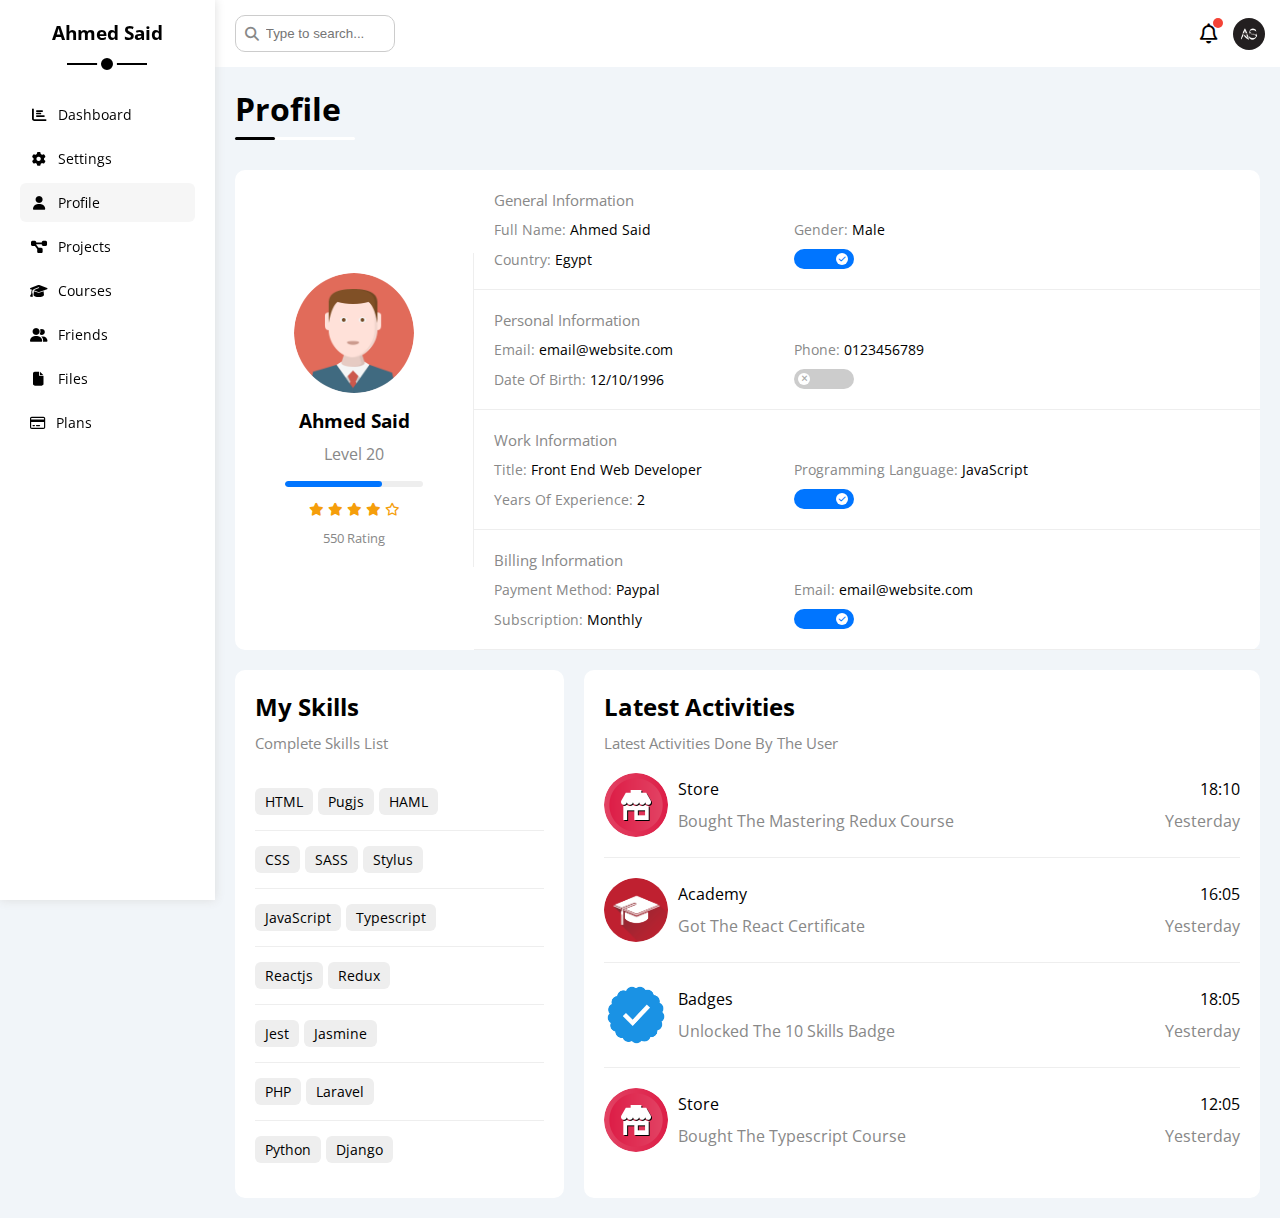
<file: profile.html>
<!DOCTYPE html>
<html lang="en">
  <head>
    <meta charset="UTF-8" />
    <meta http-equiv="X-UA-Compatible" content="IE=edge" />
    <meta name="viewport" content="width=device-width, initial-scale=1.0" />
    <link rel="icon" href="assets/imgs/chart.ico" />
    <link rel="stylesheet" href="css/all.min.css" />
    <link rel="stylesheet" href="css/framework.css" />
    <link rel="stylesheet" href="css/master.css" />
    <link rel="preconnect" href="https://fonts.googleapis.com" />
    <link rel="preconnect" href="https://fonts.gstatic.com" crossorigin />
    <link href="https://fonts.googleapis.com/css2?family=Open+Sans:wght@300;500&display=swap" rel="stylesheet" />
    <title>Profile</title>
  </head>
  <body>
    <div class="page d-flex">
      <div class="sidebar bg-white p-20 p-relative">
        <h3 class="p-relative txt-c mt-0">Ahmed Said</h3>
        <ul>
          <li>
            <a class="d-flex align-center fs-14 c-black rad-6 p-10" href="index.html">
              <i class="fa-solid fa-chart-bar fa-fw"></i>
              <span>Dashboard</span>
            </a>
          </li>
          <li>
            <a class="d-flex align-center fs-14 c-black rad-6 p-10" href="settings.html">
              <i class="fa-solid fa-gear fa-fw"></i>
              <span>Settings</span>
            </a>
          </li>
          <li>
            <a class="active d-flex align-center fs-14 c-black rad-6 p-10" href="profile.html">
              <i class="fa-solid fa-user fa-fw"></i>
              <span>Profile</span>
            </a>
          </li>
          <li>
            <a class="d-flex align-center fs-14 c-black rad-6 p-10" href="projects.html">
              <i class="fa-solid fa-diagram-project fa-fw"></i>
              <span>Projects</span>
            </a>
          </li>
          <li>
            <a class="d-flex align-center fs-14 c-black rad-6 p-10" href="courses.html">
              <i class="fa-solid fa-graduation-cap fa-fw"></i>
              <span>Courses</span>
            </a>
          </li>
          <li>
            <a class="d-flex align-center fs-14 c-black rad-6 p-10" href="friends.html">
              <i class="fa-solid fa-user-group fa-fw"></i>
              <span>Friends</span>
            </a>
          </li>
          <li>
            <a class="d-flex align-center fs-14 c-black rad-6 p-10" href="files.html">
              <i class="fa-solid fa-file fa-fw"></i>
              <span>Files</span>
            </a>
          </li>
          <li>
            <a class="d-flex align-center fs-14 c-black rad-6 p-10" href="plans.html">
              <i class="fa-regular fa-credit-card"></i>
              <span>Plans</span>
            </a>
          </li>
        </ul>
      </div>
      <div class="content w-full">
        <!-- Start Head -->
        <div class="head bg-white p-15 between-flex">
          <div class="search p-relative">
            <input class="p-10 border-ccc rad-10" type="search" placeholder="Type to search..." />
          </div>
          <div class="icons d-flex align-center">
            <span class="notification p-relative">
              <i class="fa-regular fa-bell fa-lg"></i>
            </span>
            <img src="assets/imgs/AS Logo.jpg" alt="avatar" />
          </div>
        </div>
        <!-- End Head -->
        <h1 class="p-relative">Profile</h1>
        <div class="profile-page m-20">
          <!-- Start Overview -->
          <div class="overview rad-10 bg-white d-flex align-center">
            <div class="avatar-box p-20 txt-c">
              <img class="mb-10 rad-half" src="assets/imgs/avatar.png" alt="" />
              <h3 class="m-0">Ahmed Said</h3>
              <p class="c-grey mt-10">Level 20</p>
              <div class="level rad-6 bg-eee p-relative">
                <span style="width: 70%"></span>
              </div>
              <div class="rating mt-10 mb-10">
                <i class="fa-solid fa-star c-orange fs-13"></i>
                <i class="fa-solid fa-star c-orange fs-13"></i>
                <i class="fa-solid fa-star c-orange fs-13"></i>
                <i class="fa-solid fa-star c-orange fs-13"></i>
                <i class="fa-regular fa-star c-orange fs-13"></i>
              </div>
              <p class="c-grey m-0 fs-13">550 Rating</p>
            </div>
            <div class="info-box w-full txt-c-mobile">
              <!-- Start Info Row -->
              <div class="box p-20 d-flex align-center">
                <h4 class="c-grey fs-15 m-0 w-full">General Information</h4>
                <div class="fs-14">
                  <span class="c-grey">Full Name:</span>
                  <span>Ahmed Said</span>
                </div>
                <div class="fs-14">
                  <span class="c-grey">Gender:</span>
                  <span>Male</span>
                </div>
                <div class="fs-14">
                  <span class="c-grey">Country:</span>
                  <span>Egypt</span>
                </div>
                <div class="fs-14">
                  <label>
                    <input class="toggle-checkbox" type="checkbox" checked />
                    <div class="toggle-switch"></div>
                  </label>
                </div>
              </div>
              <!-- End Info Row -->
              <!-- Start Info Row -->
              <div class="box p-20 d-flex align-center">
                <h4 class="c-grey fs-15 m-0 w-full">Personal Information</h4>
                <div class="fs-14">
                  <span class="c-grey">Email:</span>
                  <span>email@website.com</span>
                </div>
                <div class="fs-14">
                  <span class="c-grey">Phone:</span>
                  <span>0123456789</span>
                </div>
                <div class="fs-14">
                  <span class="c-grey">Date Of Birth:</span>
                  <span>12/10/1996</span>
                </div>
                <div class="fs-14">
                  <label>
                    <input class="toggle-checkbox" type="checkbox" />
                    <div class="toggle-switch"></div>
                  </label>
                </div>
              </div>
              <!-- End Info Row -->
              <!-- Start Info Row -->
              <div class="box p-20 d-flex align-center">
                <h4 class="c-grey fs-15 m-0 w-full">Work Information</h4>
                <div class="fs-14">
                  <span class="c-grey">Title:</span>
                  <span>Front End Web Developer</span>
                </div>
                <div class="fs-14">
                  <span class="c-grey">Programming Language:</span>
                  <span>JavaScript</span>
                </div>
                <div class="fs-14">
                  <span class="c-grey">Years Of Experience:</span>
                  <span>2</span>
                </div>
                <div class="fs-14">
                  <label>
                    <input class="toggle-checkbox" type="checkbox" checked />
                    <div class="toggle-switch"></div>
                  </label>
                </div>
              </div>
              <!-- End Info Row -->
              <!-- Start Info Row -->
              <div class="box p-20 d-flex align-center">
                <h4 class="c-grey fs-15 m-0 w-full">Billing Information</h4>
                <div class="fs-14">
                  <span class="c-grey">Payment Method:</span>
                  <span>Paypal</span>
                </div>
                <div class="fs-14">
                  <span class="c-grey">Email:</span>
                  <span>email@website.com</span>
                </div>
                <div class="fs-14">
                  <span class="c-grey">Subscription:</span>
                  <span>Monthly</span>
                </div>
                <div class="fs-14">
                  <label>
                    <input class="toggle-checkbox" type="checkbox" checked />
                    <div class="toggle-switch"></div>
                  </label>
                </div>
              </div>
              <!-- End Info Row -->
            </div>
          </div>
          <!-- End Overview -->
          <!-- Start Other Data -->
          <div class="other-data d-flex gap-20">
            <div class="skills-card widget mt-20">
              <h2 class="mt-0 mb-10">My Skills</h2>
              <p class="title c-grey fs-15">Complete Skills List</p>
              <ul class="m-0 txt-c-mobile">
                <li><span>HTML</span><span>Pugjs</span><span>HAML</span></li>
                <li><span>CSS</span><span>SASS</span><span>Stylus</span></li>
                <li><span>JavaScript</span><span>Typescript</span></li>
                <li><span>Reactjs</span><span>Redux</span></li>
                <li><span>Jest</span><span>Jasmine</span></li>
                <li><span>PHP</span><span>Laravel</span></li>
                <li><span>Python</span><span>Django</span></li>
              </ul>
            </div>
            <div class="activities widget mt-20">
              <h2 class="mt-0 mb-10">Latest Activities</h2>
              <p class="title c-grey fs-15">Latest Activities Done By The User</p>
              <div class="activity d-flex align-center txt-c-mobile">
                <img src="assets/imgs/activity-01.png" alt="" />
                <div class="info">
                  <span class="d-block mb-10">Store</span>
                  <span class="c-grey">Bought The Mastering Redux Course</span>
                </div>
                <div class="date">
                  <span class="d-block mb-10">18:10</span>
                  <span class="c-grey">Yesterday</span>
                </div>
              </div>
              <div class="activity d-flex align-center txt-c-mobile">
                <img src="assets/imgs/activity-02.png" alt="" />
                <div class="info">
                  <span class="d-block mb-10">Academy</span>
                  <span class="c-grey">Got The React Certificate</span>
                </div>
                <div class="date">
                  <span class="d-block mb-10">16:05</span>
                  <span class="c-grey">Yesterday</span>
                </div>
              </div>
              <div class="activity d-flex align-center txt-c-mobile">
                <img src="assets/imgs/activity-03.png" alt="" />
                <div class="info">
                  <span class="d-block mb-10">Badges</span>
                  <span class="c-grey">Unlocked The 10 Skills Badge</span>
                </div>
                <div class="date">
                  <span class="d-block mb-10">18:05</span>
                  <span class="c-grey">Yesterday</span>
                </div>
              </div>
              <div class="activity d-flex align-center txt-c-mobile">
                <img src="assets/imgs/activity-01.png" alt="" />
                <div class="info">
                  <span class="d-block mb-10"> Store </span>
                  <span class="c-grey">Bought The Typescript Course</span>
                </div>
                <div class="date">
                  <span class="d-block mb-10">12:05</span>
                  <span class="c-grey">Yesterday</span>
                </div>
              </div>
            </div>
          </div>
          <!-- End Other Data -->
        </div>
      </div>
    </div>
  </body>
</html>
</file>
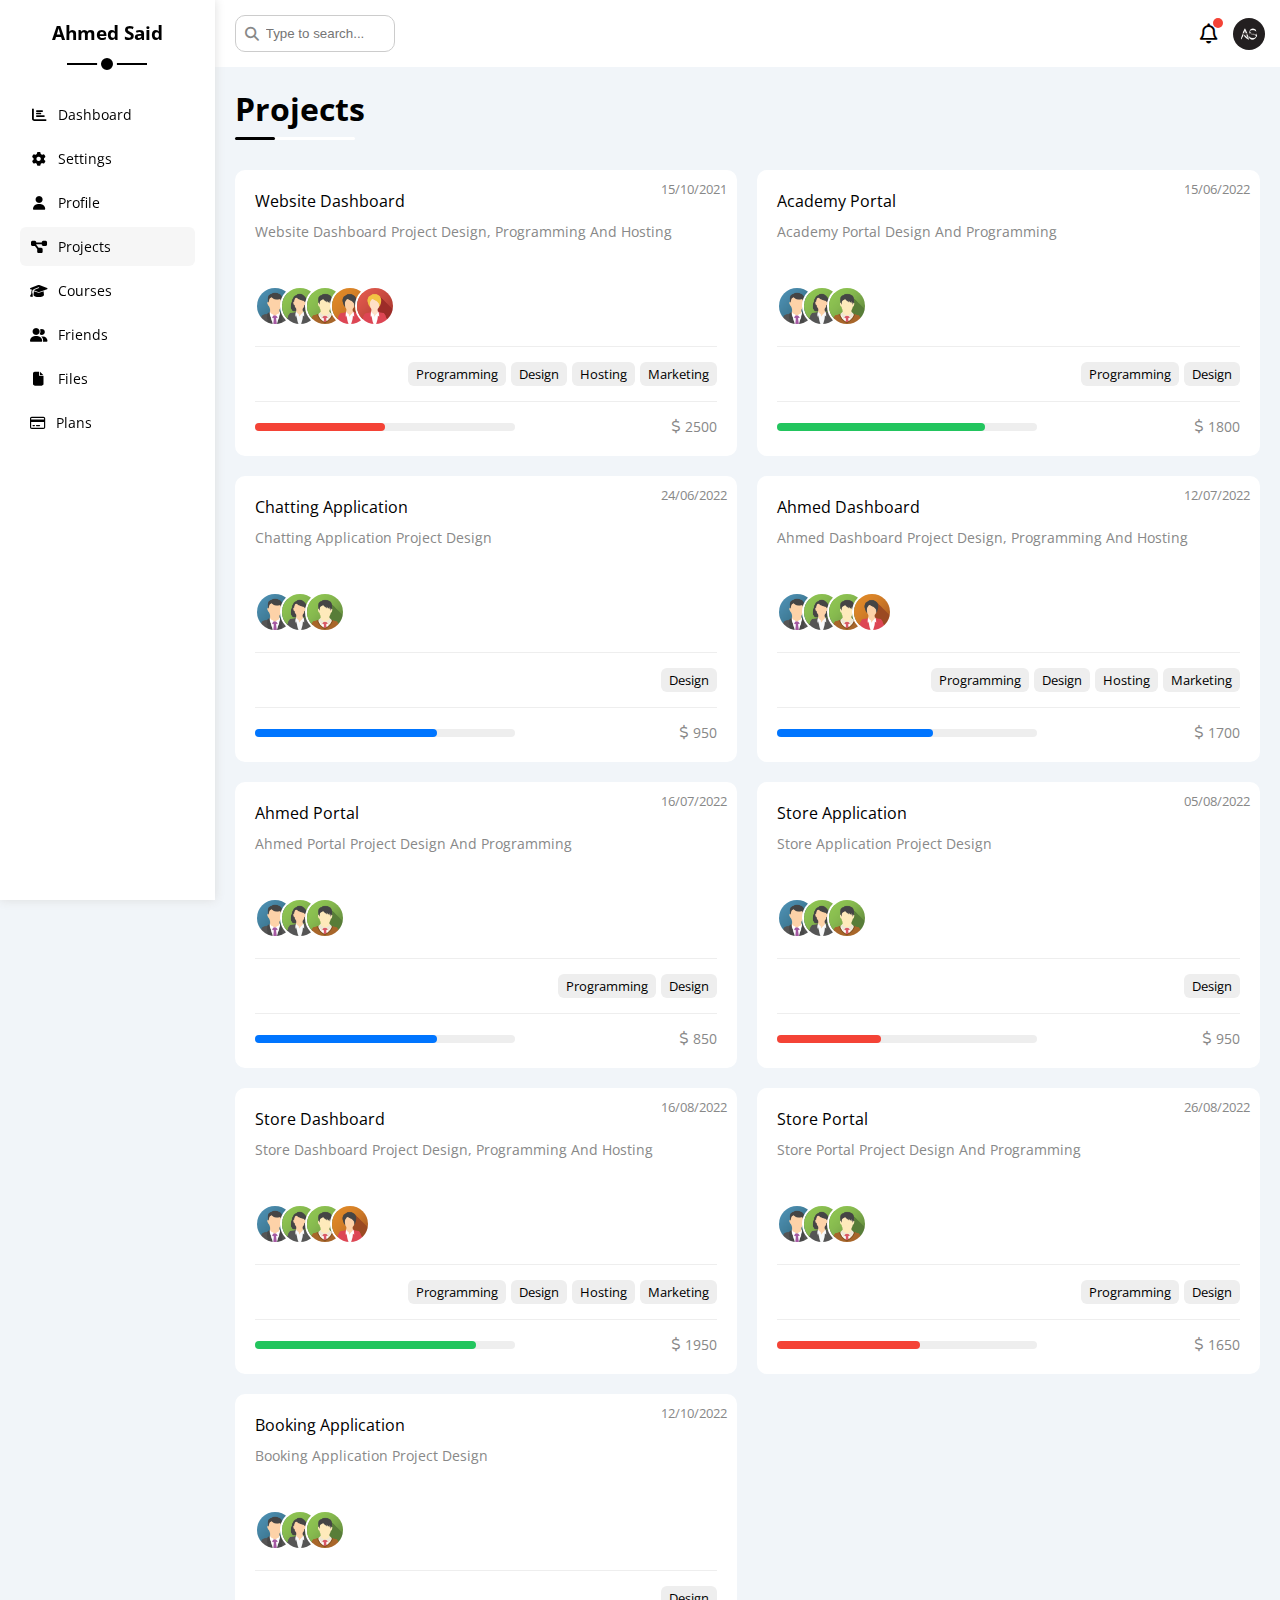
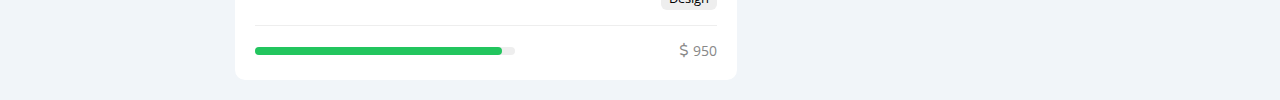
<file: projects.html>
<!DOCTYPE html>
<html lang="en">
  <head>
    <meta charset="UTF-8" />
    <meta http-equiv="X-UA-Compatible" content="IE=edge" />
    <meta name="viewport" content="width=device-width, initial-scale=1.0" />
    <link rel="icon" href="assets/imgs/chart.ico" />
    <link rel="stylesheet" href="css/all.min.css" />
    <link rel="stylesheet" href="css/framework.css" />
    <link rel="stylesheet" href="css/master.css" />
    <link rel="preconnect" href="https://fonts.googleapis.com" />
    <link rel="preconnect" href="https://fonts.gstatic.com" crossorigin />
    <link href="https://fonts.googleapis.com/css2?family=Open+Sans:wght@300;500&display=swap" rel="stylesheet" />
    <title>Projects</title>
  </head>
  <body>
    <div class="page d-flex">
      <div class="sidebar bg-white p-20 p-relative">
        <h3 class="p-relative txt-c mt-0">Ahmed Said</h3>
        <ul>
          <li>
            <a class="d-flex align-center fs-14 c-black rad-6 p-10" href="index.html">
              <i class="fa-solid fa-chart-bar fa-fw"></i>
              <span>Dashboard</span>
            </a>
          </li>
          <li>
            <a class="d-flex align-center fs-14 c-black rad-6 p-10" href="settings.html">
              <i class="fa-solid fa-gear fa-fw"></i>
              <span>Settings</span>
            </a>
          </li>
          <li>
            <a class="d-flex align-center fs-14 c-black rad-6 p-10" href="profile.html">
              <i class="fa-solid fa-user fa-fw"></i>
              <span>Profile</span>
            </a>
          </li>
          <li>
            <a class="active d-flex align-center fs-14 c-black rad-6 p-10" href="projects.html">
              <i class="fa-solid fa-diagram-project fa-fw"></i>
              <span>Projects</span>
            </a>
          </li>
          <li>
            <a class="d-flex align-center fs-14 c-black rad-6 p-10" href="courses.html">
              <i class="fa-solid fa-graduation-cap fa-fw"></i>
              <span>Courses</span>
            </a>
          </li>
          <li>
            <a class="d-flex align-center fs-14 c-black rad-6 p-10" href="friends.html">
              <i class="fa-solid fa-user-group fa-fw"></i>
              <span>Friends</span>
            </a>
          </li>
          <li>
            <a class="d-flex align-center fs-14 c-black rad-6 p-10" href="files.html">
              <i class="fa-solid fa-file fa-fw"></i>
              <span>Files</span>
            </a>
          </li>
          <li>
            <a class="d-flex align-center fs-14 c-black rad-6 p-10" href="plans.html">
              <i class="fa-regular fa-credit-card"></i>
              <span>Plans</span>
            </a>
          </li>
        </ul>
      </div>
      <div class="content w-full">
        <!-- Start Head -->
        <div class="head bg-white p-15 between-flex">
          <div class="search p-relative">
            <input class="p-10 border-ccc rad-10" type="search" placeholder="Type to search..." />
          </div>
          <div class="icons d-flex align-center">
            <span class="notification p-relative">
              <i class="fa-regular fa-bell fa-lg"></i>
            </span>
            <img src="assets/imgs/AS Logo.jpg" alt="avatar" />
          </div>
        </div>
        <!-- End Head -->
        <h1 class="p-relative">Projects</h1>
        <div class="projects-page d-grid m-20 gap-20">
          <div class="project widget p-relative">
            <span class="date fs-13 c-grey">15/10/2021</span>
            <h4 class="m-0">Website Dashboard</h4>
            <p class="c-grey mt-10 mb-10 fs-14">Website Dashboard Project Design, Programming And Hosting</p>
            <div class="team">
              <a href="#"><img src="assets/imgs/team-01.png" alt="" /></a>
              <a href="#"><img src="assets/imgs/team-02.png" alt="" /></a>
              <a href="#"><img src="assets/imgs/team-03.png" alt="" /></a>
              <a href="#"><img src="assets/imgs/team-04.png" alt="" /></a>
              <a href="#"><img src="assets/imgs/team-05.png" alt="" /></a>
            </div>
            <div class="tasks d-flex">
              <span class="fs-13 rad-6 bg-eee">Programming</span>
              <span class="fs-13 rad-6 bg-eee">Design</span>
              <span class="fs-13 rad-6 bg-eee">Hosting</span>
              <span class="fs-13 rad-6 bg-eee">Marketing</span>
            </div>
            <div class="info between-flex">
              <div class="progress bg-eee">
                <span class="bg-red" style="width: 50%"></span>
              </div>
              <div class="fs-14 c-grey">
                <i class="fa-regular fa-dollar-sign"></i>
                2500
              </div>
            </div>
          </div>

          <div class="project widget p-relative">
            <span class="date fs-13 c-grey">15/06/2022</span>
            <h4 class="m-0">Academy Portal</h4>
            <p class="c-grey mt-10 mb-10 fs-14">Academy Portal Design And Programming</p>
            <div class="team">
              <a href="#"><img src="assets/imgs/team-01.png" alt="" /></a>
              <a href="#"><img src="assets/imgs/team-02.png" alt="" /></a>
              <a href="#"><img src="assets/imgs/team-03.png" alt="" /></a>
            </div>
            <div class="tasks d-flex">
              <span class="fs-13 rad-6 bg-eee">Programming</span>
              <span class="fs-13 rad-6 bg-eee">Design</span>
            </div>
            <div class="info between-flex">
              <div class="progress bg-eee">
                <span class="bg-green" style="width: 80%"></span>
              </div>
              <div class="fs-14 c-grey">
                <i class="fa-regular fa-dollar-sign"></i>
                1800
              </div>
            </div>
          </div>

          <div class="project widget p-relative">
            <span class="date fs-13 c-grey">24/06/2022</span>
            <h4 class="m-0">Chatting Application</h4>
            <p class="c-grey mt-10 mb-10 fs-14">Chatting Application Project Design</p>
            <div class="team">
              <a href="#"><img src="assets/imgs/team-01.png" alt="" /></a>
              <a href="#"><img src="assets/imgs/team-02.png" alt="" /></a>
              <a href="#"><img src="assets/imgs/team-03.png" alt="" /></a>
            </div>
            <div class="tasks d-flex">
              <span class="fs-13 rad-6 bg-eee">Design</span>
            </div>
            <div class="info between-flex">
              <div class="progress bg-eee">
                <span class="bg-blue" style="width: 70%"></span>
              </div>
              <div class="fs-14 c-grey">
                <i class="fa-regular fa-dollar-sign"></i>
                950
              </div>
            </div>
          </div>

          <div class="project widget p-relative">
            <span class="date fs-13 c-grey">12/07/2022</span>
            <h4 class="m-0">Ahmed Dashboard</h4>
            <p class="c-grey mt-10 mb-10 fs-14">Ahmed Dashboard Project Design, Programming And Hosting</p>
            <div class="team">
              <a href="#"><img src="assets/imgs/team-01.png" alt="" /></a>
              <a href="#"><img src="assets/imgs/team-02.png" alt="" /></a>
              <a href="#"><img src="assets/imgs/team-03.png" alt="" /></a>
              <a href="#"><img src="assets/imgs/team-04.png" alt="" /></a>
            </div>
            <div class="tasks d-flex">
              <span class="fs-13 rad-6 bg-eee">Programming</span>
              <span class="fs-13 rad-6 bg-eee">Design</span>
              <span class="fs-13 rad-6 bg-eee">Hosting</span>
              <span class="fs-13 rad-6 bg-eee">Marketing</span>
            </div>
            <div class="info between-flex">
              <div class="progress bg-eee">
                <span class="bg-blue" style="width: 60%"></span>
              </div>
              <div class="fs-14 c-grey">
                <i class="fa-regular fa-dollar-sign"></i>
                1700
              </div>
            </div>
          </div>

          <div class="project widget p-relative">
            <span class="date fs-13 c-grey">16/07/2022</span>
            <h4 class="m-0">Ahmed Portal</h4>
            <p class="c-grey mt-10 mb-10 fs-14">Ahmed Portal Project Design And Programming</p>
            <div class="team">
              <a href="#"><img src="assets/imgs/team-01.png" alt="" /></a>
              <a href="#"><img src="assets/imgs/team-02.png" alt="" /></a>
              <a href="#"><img src="assets/imgs/team-03.png" alt="" /></a>
            </div>
            <div class="tasks d-flex">
              <span class="fs-13 rad-6 bg-eee">Programming</span>
              <span class="fs-13 rad-6 bg-eee">Design</span>
            </div>
            <div class="info between-flex">
              <div class="progress bg-eee">
                <span class="bg-blue" style="width: 70%"></span>
              </div>
              <div class="fs-14 c-grey">
                <i class="fa-regular fa-dollar-sign"></i>
                850
              </div>
            </div>
          </div>

          <div class="project widget p-relative">
            <span class="date fs-13 c-grey">05/08/2022</span>
            <h4 class="m-0">Store Application</h4>
            <p class="c-grey mt-10 mb-10 fs-14">Store Application Project Design</p>
            <div class="team">
              <a href="#"><img src="assets/imgs/team-01.png" alt="" /></a>
              <a href="#"><img src="assets/imgs/team-02.png" alt="" /></a>
              <a href="#"><img src="assets/imgs/team-03.png" alt="" /></a>
            </div>
            <div class="tasks d-flex">
              <span class="fs-13 rad-6 bg-eee">Design</span>
            </div>
            <div class="info between-flex">
              <div class="progress bg-eee">
                <span class="bg-red" style="width: 40%"></span>
              </div>
              <div class="fs-14 c-grey">
                <i class="fa-regular fa-dollar-sign"></i>
                950
              </div>
            </div>
          </div>

          <div class="project widget p-relative">
            <span class="date fs-13 c-grey">16/08/2022</span>
            <h4 class="m-0">Store Dashboard</h4>
            <p class="c-grey mt-10 mb-10 fs-14">Store Dashboard Project Design, Programming And Hosting</p>
            <div class="team">
              <a href="#"><img src="assets/imgs/team-01.png" alt="" /></a>
              <a href="#"><img src="assets/imgs/team-02.png" alt="" /></a>
              <a href="#"><img src="assets/imgs/team-03.png" alt="" /></a>
              <a href="#"><img src="assets/imgs/team-04.png" alt="" /></a>
            </div>
            <div class="tasks d-flex">
              <span class="fs-13 rad-6 bg-eee">Programming</span>
              <span class="fs-13 rad-6 bg-eee">Design</span>
              <span class="fs-13 rad-6 bg-eee">Hosting</span>
              <span class="fs-13 rad-6 bg-eee">Marketing</span>
            </div>
            <div class="info between-flex">
              <div class="progress bg-eee">
                <span class="bg-green" style="width: 85%"></span>
              </div>
              <div class="fs-14 c-grey">
                <i class="fa-regular fa-dollar-sign"></i>
                1950
              </div>
            </div>
          </div>

          <div class="project widget p-relative">
            <span class="date fs-13 c-grey">26/08/2022</span>
            <h4 class="m-0">Store Portal</h4>
            <p class="c-grey mt-10 mb-10 fs-14">Store Portal Project Design And Programming</p>
            <div class="team">
              <a href="#"><img src="assets/imgs/team-01.png" alt="" /></a>
              <a href="#"><img src="assets/imgs/team-02.png" alt="" /></a>
              <a href="#"><img src="assets/imgs/team-03.png" alt="" /></a>
            </div>
            <div class="tasks d-flex">
              <span class="fs-13 rad-6 bg-eee">Programming</span>
              <span class="fs-13 rad-6 bg-eee">Design</span>
            </div>
            <div class="info between-flex">
              <div class="progress bg-eee">
                <span class="bg-red" style="width: 55%"></span>
              </div>
              <div class="fs-14 c-grey">
                <i class="fa-regular fa-dollar-sign"></i>
                1650
              </div>
            </div>
          </div>

          <div class="project widget p-relative">
            <span class="date fs-13 c-grey">12/10/2022</span>
            <h4 class="m-0">Booking Application</h4>
            <p class="c-grey mt-10 mb-10 fs-14">Booking Application Project Design</p>
            <div class="team">
              <a href="#"><img src="assets/imgs/team-01.png" alt="" /></a>
              <a href="#"><img src="assets/imgs/team-02.png" alt="" /></a>
              <a href="#"><img src="assets/imgs/team-03.png" alt="" /></a>
            </div>
            <div class="tasks d-flex">
              <span class="fs-13 rad-6 bg-eee">Design</span>
            </div>
            <div class="info between-flex">
              <div class="progress bg-eee">
                <span class="bg-green" style="width: 95%"></span>
              </div>
              <div class="fs-14 c-grey">
                <i class="fa-regular fa-dollar-sign"></i>
                950
              </div>
            </div>
          </div>
        </div>
      </div>
    </div>
  </body>
</html>
</file>
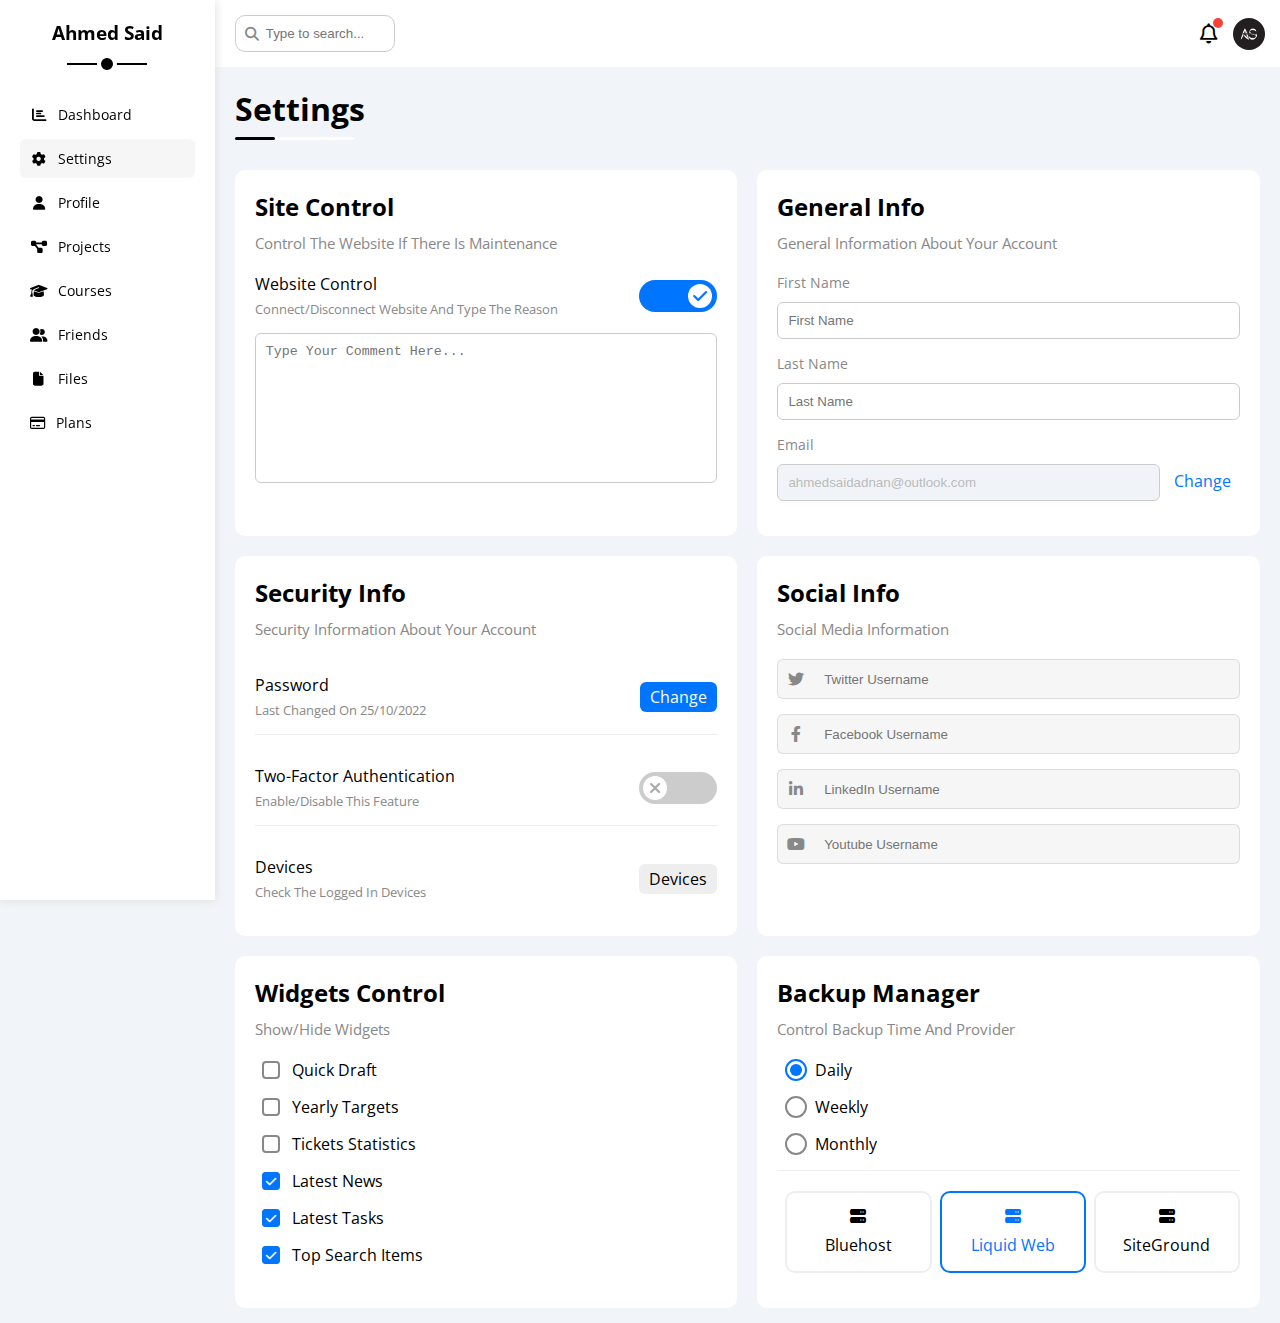
<file: settings.html>
<!DOCTYPE html>
<html lang="en">
  <head>
    <meta charset="UTF-8" />
    <meta
      http-equiv="X-UA-Compatible"
      content="IE=edge"
    />
    <meta
      name="viewport"
      content="width=device-width, initial-scale=1.0"
    />
    <link
      rel="icon"
      href="assets/imgs/chart.ico"
    />
    <link
      rel="stylesheet"
      href="css/all.min.css"
    />
    <link
      rel="stylesheet"
      href="css/framework.css"
    />
    <link
      rel="stylesheet"
      href="css/master.css"
    />
    <link
      rel="preconnect"
      href="https://fonts.googleapis.com"
    />
    <link
      rel="preconnect"
      href="https://fonts.gstatic.com"
      crossorigin
    />
    <link
      href="https://fonts.googleapis.com/css2?family=Open+Sans:wght@300;500&display=swap"
      rel="stylesheet"
    />
    <title>Settings</title>
  </head>
  <body>
    <div class="page d-flex">
      <div class="sidebar bg-white p-20 p-relative">
        <h3 class="p-relative txt-c mt-0">Ahmed Said</h3>
        <ul>
          <li>
            <a
              class="d-flex align-center fs-14 c-black rad-6 p-10"
              href="index.html"
            >
              <i class="fa-solid fa-chart-bar fa-fw"></i>
              <span>Dashboard</span>
            </a>
          </li>
          <li>
            <a
              class="active d-flex align-center fs-14 c-black rad-6 p-10"
              href="settings.html"
            >
              <i class="fa-solid fa-gear fa-fw"></i>
              <span>Settings</span>
            </a>
          </li>
          <li>
            <a
              class="d-flex align-center fs-14 c-black rad-6 p-10"
              href="profile.html"
            >
              <i class="fa-solid fa-user fa-fw"></i>
              <span>Profile</span>
            </a>
          </li>
          <li>
            <a
              class="d-flex align-center fs-14 c-black rad-6 p-10"
              href="projects.html"
            >
              <i class="fa-solid fa-diagram-project fa-fw"></i>
              <span>Projects</span>
            </a>
          </li>
          <li>
            <a
              class="d-flex align-center fs-14 c-black rad-6 p-10"
              href="courses.html"
            >
              <i class="fa-solid fa-graduation-cap fa-fw"></i>
              <span>Courses</span>
            </a>
          </li>
          <li>
            <a
              class="d-flex align-center fs-14 c-black rad-6 p-10"
              href="friends.html"
            >
              <i class="fa-solid fa-user-group fa-fw"></i>
              <span>Friends</span>
            </a>
          </li>
          <li>
            <a
              class="d-flex align-center fs-14 c-black rad-6 p-10"
              href="files.html"
            >
              <i class="fa-solid fa-file fa-fw"></i>
              <span>Files</span>
            </a>
          </li>
          <li>
            <a
              class="d-flex align-center fs-14 c-black rad-6 p-10"
              href="plans.html"
            >
              <i class="fa-regular fa-credit-card"></i>
              <span>Plans</span>
            </a>
          </li>
        </ul>
      </div>
      <div class="content w-full">
        <!-- Start Head -->
        <div class="head bg-white p-15 between-flex">
          <div class="search p-relative">
            <input
              class="p-10 border-ccc rad-10"
              type="search"
              placeholder="Type to search..."
            />
          </div>
          <div class="icons d-flex align-center">
            <span class="notification p-relative">
              <i class="fa-regular fa-bell fa-lg"></i>
            </span>
            <img
              src="assets/imgs/AS Logo.jpg"
              alt="avatar"
            />
          </div>
        </div>
        <!-- End Head -->
        <h1 class="p-relative">Settings</h1>
        <!-- *Toggle Switch* -->
        <!--    <label>
            <input
              class="toggle-checkbox"
              type="checkbox"
              checked
            />
            <div class="toggle-switch"></div>
          </label> -->
        <!-- *Toggle Switch* -->
        <div class="settings-page m-20 mb-15 d-grid gap-20">
          <!-- Start Settings Box -->
          <div class="widget">
            <h2 class="mt-0 mb-10">Site Control</h2>
            <p class="title c-grey fs-15">Control The Website If There Is Maintenance</p>
            <div class="mb-15 between-flex">
              <div>
                <span> Website Control </span>
                <p class="c-grey mt-5 mb-0 fs-13">Connect/Disconnect Website And Type The Reason</p>
              </div>
              <div>
                <label>
                  <input
                    class="toggle-checkbox"
                    type="checkbox"
                    checked
                  />
                  <div class="toggle-switch"></div>
                </label>
              </div>
            </div>
            <textarea
              class="close-message b-none p-10 rad-6 border-ccc d-block w-full"
              placeholder="Type Your Comment Here..."
            ></textarea>
          </div>
          <!-- End Settings Box -->
          <!-- Start Settings Box -->
          <div class="widget">
            <h2 class="mt-0 mb-10">General Info</h2>
            <p class="title c-grey fs-15">General Information About Your Account</p>
            <div class="mb-15">
              <label
                class="fs-14 c-grey d-block mb-10"
                for="first"
                >First Name</label
              >
              <input
                class="b-none border-ccc p-10 rad-6 d-block w-full"
                type="text"
                id="first"
                placeholder="First Name"
              />
            </div>
            <div class="mb-15">
              <label
                class="fs-14 c-grey d-block mb-10"
                for="last"
                >Last Name</label
              >
              <input
                class="b-none border-ccc p-10 rad-6 d-block w-full"
                type="text"
                id="last"
                placeholder="Last Name"
              />
            </div>
            <div class="mb-15">
              <label
                class="fs-14 c-grey d-block mb-10"
                for="email"
                >Email</label
              >
              <input
                class="email b-none border-ccc p-10 rad-6 w-full mr-10"
                type="email"
                id="email"
                value="ahmedsaidadnan@outlook.com"
                disabled
              />
              <a
                class="c-blue"
                href="#"
                >Change</a
              >
            </div>
          </div>
          <!-- End Settings Box -->
          <!-- Start Settings Box -->
          <div class="widget">
            <h2 class="mt-0 mb-10">Security Info</h2>
            <p class="title c-grey fs-15">Security Information About Your Account</p>
            <div class="sec-box mb-15 between-flex">
              <div>
                <span>Password</span>
                <p class="c-grey mt-5 mb-0 fs-13">Last Changed On 25/10/2022</p>
              </div>
              <div>
                <a
                  class="button bg-blue c-white btn-shape"
                  href="#"
                  >Change</a
                >
              </div>
            </div>
            <div class="sec-box mb-15 between-flex">
              <div>
                <span>Two-Factor Authentication</span>
                <p class="c-grey mt-5 mb-0 fs-13">Enable/Disable This Feature</p>
              </div>
              <div>
                <label>
                  <input
                    class="toggle-checkbox"
                    type="checkbox"
                  />
                  <div class="toggle-switch"></div>
                </label>
              </div>
            </div>
            <div class="sec-box between-flex">
              <div>
                <span>Devices</span>
                <p class="c-grey mt-5 mb-0 fs-13">Check The Logged In Devices</p>
              </div>
              <div>
                <a
                  class="bg-eee c-black btn-shape"
                  href="#"
                  >Devices</a
                >
              </div>
            </div>
          </div>
          <!-- End Settings Box -->
          <!-- Start Settings Box -->
          <div class="widget social-boxes">
            <h2 class="mt-0 mb-10">Social Info</h2>
            <p class="title c-grey fs-15">Social Media Information</p>
            <div class="d-flex align-center mb-15">
              <i class="fa-brands fa-twitter center-flex c-grey twitter"></i>
              <input
                class="w-full"
                type="text"
                placeholder="Twitter Username"
              />
            </div>
            <div class="d-flex align-center mb-15">
              <i class="fa-brands fa-facebook-f center-flex c-grey facebook"></i>
              <input
                class="w-full"
                type="text"
                placeholder="Facebook Username"
              />
            </div>
            <div class="d-flex align-center mb-15">
              <i class="fa-brands fa-linkedin-in center-flex c-grey linkedin"></i>
              <input
                class="w-full"
                type="text"
                placeholder="LinkedIn Username"
              />
            </div>
            <div class="d-flex align-center mb-15">
              <i class="fa-brands fa-youtube center-flex c-grey youtube"></i>
              <input
                class="w-full"
                type="text"
                placeholder="Youtube Username"
              />
            </div>
          </div>
          <!-- End Settings Box -->
          <!-- Start Settings Box -->
          <div class="widget widgets-control">
            <h2 class="mt-0 mb-10">Widgets Control</h2>
            <p class="title c-grey fs-15">Show/Hide Widgets</p>
            <div class="control d-flex align-center mb-15">
              <input
                type="checkbox"
                id="one"
              />
              <label for="one">Quick Draft</label>
            </div>
            <div class="control d-flex align-center mb-15">
              <input
                type="checkbox"
                id="two"
              />
              <label for="two">Yearly Targets</label>
            </div>
            <div class="control d-flex align-center mb-15">
              <input
                type="checkbox"
                id="three"
              />
              <label for="three">Tickets Statistics</label>
            </div>
            <div class="control d-flex align-center mb-15">
              <input
                type="checkbox"
                id="four"
                checked
              />
              <label for="four">Latest News</label>
            </div>
            <div class="control d-flex align-center mb-15">
              <input
                type="checkbox"
                id="five"
                checked
              />
              <label for="five">Latest Tasks</label>
            </div>
            <div class="control d-flex align-center mb-15">
              <input
                type="checkbox"
                id="six"
                checked
              />
              <label for="six">Top Search Items</label>
            </div>
          </div>
          <!-- End Settings Box -->
          <!-- Start Settings Box -->
          <div class="widget backup-control">
            <h2 class="mt-0 mb-10">Backup Manager</h2>
            <p class="title c-grey fs-15">Control Backup Time And Provider</p>
            <div class="date d-flex align-center mb-15">
              <input
                type="radio"
                name="time"
                id="daily"
                checked
              />
              <label for="daily">Daily</label>
            </div>
            <div class="date d-flex align-center mb-15">
              <input
                type="radio"
                name="time"
                id="weekly"
              />
              <label for="weekly">Weekly</label>
            </div>
            <div class="date d-flex align-center mb-15">
              <input
                type="radio"
                name="time"
                id="monthly"
              />
              <label for="monthly">Monthly</label>
            </div>
            <div class="servers d-flex align-center txt-c">
              <input
                type="radio"
                name="servers"
                id="server-one"
              />
              <div class="server mb-15 rad-10 w-full">
                <label
                  class="d-block m-15"
                  for="server-one"
                >
                  <i class="fa-solid fa-server d-block mb-10"></i>
                  Bluehost
                </label>
              </div>
              <input
                type="radio"
                name="servers"
                id="server-two"
                checked
              />
              <div class="server mb-15 rad-10 w-full">
                <label
                  class="d-block m-15"
                  for="server-two"
                >
                  <i class="fa-solid fa-server d-block mb-10"></i>
                  Liquid Web
                </label>
              </div>
              <input
                type="radio"
                name="servers"
                id="server-three"
              />
              <div class="server mb-15 rad-10 w-full">
                <label
                  class="d-block m-15"
                  for="server-three"
                >
                  <i class="fa-solid fa-server d-block mb-10"></i>
                  SiteGround
                </label>
              </div>
            </div>
          </div>
          <!-- End Settings Box -->
        </div>
      </div>
    </div>
  </body>
</html>
</file>
<file: css/framework.css>
/* Start Box */
.d-block {
  display: block;
}
.d-flex {
  display: flex;
}
.f-wrap {
  flex-wrap: wrap;
}
.space-between {
  justify-content: space-between;
}
.align-center {
  align-items: center;
}
.w-100 {
  width: 100px;
}
.w-full {
  width: 100%;
}
.w-fit {
  width: fit-content;
}
.h-100 {
  height: 100px;
}
.h-full {
  height: 100%;
}
.d-grid {
  display: grid;
}
.gap-20 {
  gap: 20px;
}
@media (max-width: 767px) {
  .block-mobile {
    display: block;
  }
  .hide-mobile {
    display: none;
  }
}
/* End Box */
/* Start Padding + Margin */
.p-10 {
  padding: 10px;
}
.p-15 {
  padding: 15px;
}
.p-20 {
  padding: 20px;
}
.pt-4 {
  padding-top: 4px;
}
.pt-10 {
  padding-top: 10px;
}
.pt-15 {
  padding-top: 15px;
}
.pt-20 {
  padding-top: 20px;
}
.pr-10 {
  padding-right: 10px;
}
.pb-4 {
  padding-bottom: 4px;
}
.pb-10 {
  padding-bottom: 10px;
}
.pb-20 {
  padding-bottom: 20px;
}
.pl-10 {
  padding-left: 10px;
}
.pl-15 {
  padding-left: 15px;
}
.m-0 {
  margin: 0;
}
.m-15 {
  margin: 15px;
}
.m-20 {
  margin: 20px;
}
.mt-0 {
  margin-top: 0;
}
.mt-5 {
  margin-top: 5px;
}
.mt-10 {
  margin-top: 10px;
}
.mt-15 {
  margin-top: 15px;
}
.mt-20 {
  margin-top: 20px;
}
.mt-25 {
  margin-top: 25px;
}
.mr-10 {
  margin-right: 10px;
}
.mr-15 {
  margin-right: 15px;
}
.mb-0 {
  margin-bottom: 0px;
}
.mb-5 {
  margin-bottom: 5px;
}
.mb-10 {
  margin-bottom: 10px;
}
.mb-15 {
  margin-bottom: 15px;
}
.mb-20 {
  margin-bottom: 20px;
}
.mb-25 {
  margin-bottom: 25px;
}
/* End Padding + Margin */
/* Start Color */
.bg-white {
  background-color: white;
}
.bg-eee {
  background-color: #eee;
}
.bg-blue {
  background-color: var(--blue-color);
}
.bg-green {
  background-color: var(--green-color);
}
.bg-orange {
  background-color: var(--orange-color);
}
.bg-red {
  background-color: var(--red-color);
}
.c-white {
  color: white;
}
.c-black {
  color: black;
}
.c-blue {
  color: var(--blue-color);
}
.c-blue-alt {
  color: var(--blue-alt-color);
}
.c-orange {
  color: var(--orange-color);
}
.c-green {
  color: var(--green-color);
}
.c-red {
  color: var(--red-color);
}
.c-grey {
  color: var(--grey-color);
}
/* End Color */
/* Start Postion */
.p-relative {
  position: relative;
}
.p-absolute {
  position: absolute;
}
/* End Postion */
/* Start Font */
.txt-c {
  text-align: center;
}
.fw-bold {
  font-weight: bold;
}
.fs-13 {
  font-size: 13px;
}
.fs-14 {
  font-size: 14px;
}
.fs-15 {
  font-size: 15px;
}
.fs-25 {
  font-size: 25px;
}
@media (max-width: 767px) {
  .txt-c-mobile {
    text-align: center;
  }
}
/* End Font */
/* Start Border */
.b-none {
  border: none;
}
.border-ccc {
  border: 1px solid #ccc;
}
.border-eee {
  border: 1px solid #eee;
}
.rad-6 {
  border-radius: 6px;
}
.rad-10 {
  border-radius: 10px;
}
.rad-half {
  border-radius: 50%;
}
/* End Border */
/* Start Component */
.widget {
  padding: 20px;
  background: white;
  border-radius: 10px;
}
.title {
  margin-top: 0;
  margin-bottom: 20px;
}
.center-flex {
  display: flex;
  align-items: center;
  justify-content: center;
}
.between-flex {
  display: flex;
  align-items: center;
  justify-content: space-between;
}
.stat-shape,
.btn-shape {
  padding: 4px 10px;
  border-radius: 6px;
}
.btn-shape {
  transition: 300ms;
}
.btn-shape:hover {
  background-color: var(--blue-alt-color);
  color: white;
}
/* End Component */
</file>
<file: css/master.css>
/* Start Variables */
:root {
  --blue-color: #0075ff;
  --blue-alt-color: #0d69d5;
  --orange-color: #f59e0b;
  --green-color: #22c55e;
  --red-color: #f44336;
  --grey-color: #888;
}
/* End Variables */
* {
  box-sizing: border-box;
  -webkit-box-sizing: border-box;
  -moz-box-sizing: border-box;
}
html {
  scroll-behavior: smooth;
}
body {
  font-family: "Open Sans", sans-serif;
  margin: 0;
  cursor: default;
}
*:focus {
  outline: none;
}
a {
  text-decoration: none;
}
ul {
  list-style: none;
  padding: 0;
}
::-webkit-scrollbar {
  width: 15px;
}
::-webkit-scrollbar-track {
  background-color: white;
}
::-webkit-scrollbar-thumb {
  background-color: var(--blue-color);
}
::-webkit-scrollbar-thumb:hover {
  background-color: var(--blue-alt-color);
}
.page {
  background-color: #f1f5f9;
  min-height: 100vh;
  position: relative;
}
/* Start Sidebar */
.sidebar {
  width: 250px;
  box-shadow: 0 0 10px #ddd;
  position: sticky;
  height: 100vh;
  top: 0;
  z-index: 5;
}
.sidebar > h3 {
  margin-bottom: 50px;
}
.sidebar > h3::before,
.sidebar > h3::after {
  content: "";
  position: absolute;
  background-color: black;
  transform: translateX(-50%);
  left: 50%;
}
.sidebar > h3::before {
  width: 80px;
  height: 2px;
  bottom: -20px;
}
.sidebar > h3::after {
  width: 12px;
  height: 12px;
  border-radius: 50%;
  border: 4px solid white;
  bottom: -29px;
}
.sidebar ul li a {
  transition: 300ms;
  margin-bottom: 5px;
}
.sidebar ul li a:hover,
.sidebar ul li a.active {
  background-color: #f6f6f6;
}
.sidebar ul li a span {
  font-size: 14px;
  margin-left: 10px;
}
@media (max-width: 767px) {
  .sidebar {
    width: 58px;
    padding: 10px;
  }
  .sidebar > h3 {
    font-size: 13px;
    margin-bottom: 15px;
  }
  .sidebar > h3::before,
  .sidebar > h3::after {
    display: none;
  }
  .sidebar ul li a span {
    display: none;
  }
}
/* End Sidebar */
/* Start Content */
.content {
  overflow-x: hidden;
}
@media (min-width: 1400px) {
  .head {
    position: fixed;
    top: 0;
    right: 0;
    z-index: 3;
    /* width: 88.2%; */
    width: calc(100% - 216px);
    box-shadow: 0 0 10px #ddd;
  }
}
.head .search::before {
  font-family: "Font Awesome 6 Free";
  content: "\f002";
  font-weight: 900;
  position: absolute;
  left: 15px;
  top: 50%;
  transform: translateY(-50%);
  font-size: 14px;
  color: var(--grey-color);
}
.head .search input[type="search"] {
  margin-left: 5px;
  padding-left: 30px;
  width: 160px;
  transition: width 300ms;
}
.head .search input[type="search"]:focus {
  border-color: #aaa;
  width: 200px;
}
.head .search input[type="search"]:focus::placeholder {
  color: transparent;
}
.head .icons .notification::before {
  content: "";
  position: absolute;
  width: 10px;
  height: 10px;
  background-color: var(--red-color);
  border-radius: 50%;
  right: -5px;
  top: -5px;
}
.head .icons img {
  width: 32px;
  height: 32px;
  margin-left: 15px;
  border-radius: 50%;
}
.page h1 {
  margin: 20px 20px 40px;
}
@media (min-width: 1400px) {
  .page h1 {
    margin-top: 80px;
  }
}
.page h1::before,
.page h1::after {
  content: "";
  position: absolute;
  height: 3px;
  bottom: -10px;
  left: 0;
  border-radius: 3px;
}
.page h1::before {
  background-color: white;
  width: 120px;
}
.page h1::after {
  background-color: black;
  width: 40px;
}
/* End Content */
/* Start Wrapper */
.wrapper {
  grid-template-columns: repeat(auto-fill, minmax(450px, 1fr));
  margin: 0 20px 20px;
}
@media (max-width: 767px) {
  .wrapper {
    grid-template-columns: minmax(200px, 1fr);
    margin: 0 10px;
    gap: 10px;
  }
}
/* End Wrapper */
/* Start Welcome Widget */
.welcome {
  overflow: hidden;
}
.welcome .intro img {
  width: 200px;
  margin-bottom: -10px;
}
.welcome .avatar {
  width: 64px;
  height: 64px;
  border: 2px solid white;
  border-radius: 50%;
  padding: 2px;
  box-shadow: 0 0 5px #ddd;
  margin-left: 20px;
  margin-top: -32px;
}
.welcome .body {
  border-top: 1px solid #eee;
  border-bottom: 1px solid #eee;
}
.welcome .body > div {
  flex: 1;
}
.welcome .visit {
  margin: 0 15px 15px auto;
}
@media (max-width: 767px) {
  .welcome .intro {
    padding-bottom: 30px;
  }
  .welcome .avatar {
    margin-left: 0;
  }
  .welcome .body > div:not(:last-child) {
    margin-bottom: 20px;
  }
}
/* End Welcome Widget */
/* Start Quick Draft Widget */
.quick-draft textarea {
  resize: none;
  min-height: 180px;
}
.quick-draft .save {
  margin-left: auto;
  cursor: pointer;
}
/* End Quick Draft Widget */
/* Start Targets */
.targets .target-row .icon {
  width: 80px;
  height: 80px;
  margin-right: 15px;
}
.targets .details {
  flex: 1;
}
.targets .details .progress {
  height: 4px;
}
.targets .details .progress > span {
  position: absolute;
  left: 0;
  top: 0;
  height: 100%;
}
.targets .details .progress > span span {
  position: absolute;
  bottom: 16px;
  right: -16px;
  color: white;
  padding: 2px 5px;
  border-radius: 6px;
  font-size: 12px;
}
.targets .details .progress > span span::after {
  content: "";
  border-color: transparent;
  border-width: 5px;
  border-style: solid;
  position: absolute;
  bottom: -10px;
  left: 50%;
  transform: translateX(-50%);
}
.targets .details .progress > .blue span::after {
  border-top-color: var(--blue-color);
}
.targets .details .progress > .orange span::after {
  border-top-color: var(--orange-color);
}
.targets .details .progress > .green span::after {
  border-top-color: var(--green-color);
}
.blue .icon,
.blue .progress {
  background-color: rgba(0, 117, 255, 0.2);
}
.orange .icon,
.orange .progress {
  background-color: rgba(245, 158, 11, 0.2);
}
.green .icon,
.green .progress {
  background-color: rgba(34, 197, 94, 0.2);
}
/* End Targets */
/* Start Tickets */
.tickets .box {
  border: 1px solid #ccc;
  width: calc(50% - 10px);
}
@media (max-width: 767px) {
  .tickets .box {
    width: 100%;
  }
}
/* End Tickets */
/* Start Latest News */
.latest-news .news-row:not(:last-of-type) {
  margin-bottom: 20px;
  padding-bottom: 20px;
  border-bottom: 1px solid #eee;
}
.latest-news .news-row img {
  width: 100px;
  border-radius: 6px;
  margin-right: 15px;
}
.latest-news .news-row .info {
  flex-grow: 1;
}
.latest-news .news-row .info h3 {
  margin: 0 0 6px;
  font-size: 16px;
}
.latest-news .news-row .label {
  padding: 4px 10px;
}
@media (max-width: 767px) {
  .latest-news .news-row .label {
    margin: 10px auto;
    width: fit-content;
  }
}
/* End Latest News */
/* Start Tasks */
.tasks .task-row:not(:last-of-type) {
  margin-bottom: 15px;
  padding-bottom: 15px;
  border-bottom: 1px solid #eee;
}
.tasks .info {
  flex-grow: 1;
}
.tasks .done {
  opacity: 0.3;
}
.tasks .done h3,
.tasks .done p {
  text-decoration: line-through;
}
.tasks .delete {
  cursor: pointer;
  transition: 300ms;
}
.tasks .delete:hover {
  color: var(--red-color);
}
/* End Tasks */
/* Start Top Search Widget */
/* Framework */
/* End Top Search Widget */
/* Start Latest Uploads */
.latest-uploads ul li:not(:last-child) {
  border-bottom: 1px solid #eee;
}
.latest-uploads ul li img {
  width: 40px;
  height: 40px;
}
/* End Latest Uploads */
/* Start Current Project */
.current-project ul::before {
  content: "";
  position: absolute;
  left: 11px;
  width: 2px;
  height: 100%;
  background-color: var(--blue-color);
}
.current-project ul li::before {
  content: "";
  width: 20px;
  height: 20px;
  display: block;
  border-radius: 50%;
  background-color: white;
  border: 2px solid white;
  outline: 2px solid var(--blue-color);
  margin-right: 15px;
  z-index: 1;
}
.current-project ul li.done::before {
  background-color: var(--blue-color);
}
.current-project ul li.current::before {
  animation-name: change-color;
  animation-duration: 800ms;
  animation-iteration-count: infinite;
  animation-direction: alternate;
}
.current-project .launch-icon {
  position: absolute;
  width: 160px;
  right: 0;
  bottom: 0;
  opacity: 0.2;
}
/* End Current Project */
/* Start Reminders Widget */
.reminders ul li .key {
  width: 15px;
  height: 15px;
}
.reminders ul li > .blue {
  border-left: 2px solid var(--blue-color);
}
.reminders ul li > .green {
  border-left: 2px solid var(--green-color);
}
.reminders ul li > .orange {
  border-left: 2px solid var(--orange-color);
}
.reminders ul li > .red {
  border-left: 2px solid var(--red-color);
}
/* End Reminders Widget */
/* Start Latest Post */
.latest-post .avatar {
  width: 48px;
  height: 48px;
}
.latest-post .post-content {
  text-transform: capitalize;
  line-height: 1.8;
  border-top: 1px solid #eee;
  border-bottom: 1px solid #eee;
  min-height: 140px;
}
.latest-post .post-stats .like-icon {
  transition: 300ms;
}
.latest-post .post-stats .like-icon:hover {
  color: var(--red-color);
}
/* End Latest Post */
/* Start Social Media Stats Widget */
.social-media .box {
  padding-left: 70px;
}
.social-media .box i {
  position: absolute;
  left: 0;
  top: 0;
  width: 52px;
  transition: 300ms;
}
.social-media .box i:hover {
  transform: rotate(6deg);
}
.social-media .twitter {
  background-color: rgba(29, 161, 242, 20%);
  color: #1da1f2;
}
.social-media .twitter i,
.social-media .twitter a {
  background-color: #1da1f2;
}
.social-media .facebook {
  background-color: rgba(24, 118, 242, 20%);
  color: #1877f2;
}
.social-media .facebook i,
.social-media .facebook a {
  background-color: #1877f2;
}
.social-media .youtube {
  background-color: rgb(255, 0, 0, 20%);
  color: #ff0000;
}
.social-media .youtube i,
.social-media .youtube a {
  background-color: #ff0000;
}
.social-media .linkedin {
  background-color: rgb(10, 102, 194, 20%);
  color: #0a66c2;
}
.social-media .linkedin i,
.social-media .linkedin a {
  background-color: #0a66c2;
}
/* End Social Media Stats Widget */
/* Start Projects Table */
.projects .responsive-table {
  overflow-x: auto;
}
.projects table {
  min-width: 1000px;
  border-spacing: 0;
}
.projects table thead td {
  background-color: #eee;
  font-weight: bold;
}
.projects table td {
  padding: 15px;
}
.projects table tbody td {
  border-bottom: 1px solid #eee;
  border-left: 1px solid #eee;
  transition: 300ms;
}
.projects table tbody tr td:last-child {
  border-right: 1px solid #eee;
}
.projects table tbody tr:hover td {
  background-color: #faf7f7;
}
/* Start Border Radius for the table */
.projects table thead tr td:first-child {
  border-top-left-radius: 10px;
}
.projects table thead tr td:last-child {
  border-top-right-radius: 10px;
}
.projects table tbody tr:last-child > td:first-child {
  border-bottom-left-radius: 10px;
}
.projects table tbody tr:last-child > td:last-child {
  border-bottom-right-radius: 10px;
}
/* End Border Radius for the table */
.projects table tbody td img {
  width: 32px;
  height: 32px;
  border-radius: 50%;
  padding: 2px;
  background-color: white;
}
.projects table tbody td img:not(:first-child) {
  margin-left: -20px;
}
.projects table tbody td .label {
  font-size: 13px;
}
/* End Projects Table */
/* Start Settings */
/* * Toggle Switch */
.toggle-checkbox {
  appearance: none;
  -webkit-appearance: none;
  -moz-appearance: none;
  display: none;
}
.toggle-switch {
  position: relative;
  background-color: #ccc;
  width: 78px;
  height: 32px;
  border-radius: 16px;
  transition: 300ms;
  cursor: pointer;
}
.toggle-switch::before {
  content: "\f00d";
  position: absolute;
  font-family: var(--fa-style-family-classic);
  font-weight: 900;
  background-color: white;
  width: 24px;
  height: 24px;
  border-radius: 50%;
  top: 4px;
  left: 4px;
  display: flex;
  align-items: center;
  justify-content: center;
  color: #aaa;
  transition: 300ms;
}
.toggle-checkbox:checked + .toggle-switch {
  background-color: var(--blue-color);
}
.toggle-checkbox:checked + .toggle-switch::before {
  content: "\f00c";
  left: 49px;
  color: var(--blue-color);
}
/* * Toggle Switch */
/* * Disabled */
.settings-page :disabled {
  cursor: no-drop;
  background-color: #f0f4f8;
  color: #bbb;
}
/* * Disabled */
.settings-page {
  grid-template-columns: repeat(auto-fill, minmax(500px, 1fr));
}
@media (max-width: 767px) {
  .settings-page {
    grid-template-columns: minmax(100px, 1fr);
    margin-left: 10px;
    margin-right: 10px;
    gap: 10px;
  }
}
.settings-page .close-message {
  resize: none;
  min-height: 150px;
}
.settings-page .email {
  display: inline-flex;
  width: calc(100% - 80px);
}
.settings-page .sec-box {
  padding: 15px 0;
}
.settings-page .sec-box:not(:last-of-type) {
  border-bottom: 1px solid #eee;
}
.settings-page .social-boxes i {
  width: 40px;
  height: 40px;
  background-color: #f6f6f6;
  border: 1px solid #ddd;
  border-right: none;
  border-radius: 6px 0 0 6px;
  transition: 300ms;
}
.settings-page .social-boxes input {
  height: 40px;
  background-color: #f6f6f6;
  border: 1px solid #ddd;
  padding-left: 10px;
  border-radius: 0 6px 6px 0;
  border-left: none;
}
.settings-page .social-boxes > div:focus-within .twitter {
  color: #1da1f2;
}
.settings-page .social-boxes > div:focus-within .facebook {
  color: #1877f2;
}
.settings-page .social-boxes > div:focus-within .linkedin {
  color: #0a66c2;
}
.settings-page .social-boxes > div:focus-within .youtube {
  color: #ff0000;
}
.widgets-control .control input[type="checkbox"] {
  appearance: none;
  -webkit-appearance: none;
  -moz-appearance: none;
}
.widgets-control .control label {
  padding-left: 30px;
  cursor: pointer;
  position: relative;
  user-select: none;
}
.widgets-control .control label::before {
  content: "";
  width: 14px;
  height: 14px;
  border: 2px solid var(--grey-color);
}
.widgets-control .control label::before,
.widgets-control .control label::after {
  position: absolute;
  left: 0;
  top: 50%;
  margin-top: -9px;
  transition: 300ms;
  border-radius: 4px;
}
.widgets-control .control label:hover::before {
  border-color: var(--blue-alt-color);
}
.widgets-control .control label::after {
  content: "\f00c";
  font-weight: 900;
  font-family: var(--fa-style-family-classic);
  background-color: var(--blue-color);
  color: white;
  font-size: 12px;
  width: 18px;
  height: 18px;
  display: flex;
  justify-content: center;
  align-items: center;
  transform: scale(0) rotate(360deg);
  transition: 300ms;
}
.widgets-control .control input[type="checkbox"]:checked + label::after {
  transform: scale(1);
}
.backup-control input[type="radio"] {
  appearance: none;
  -webkit-appearance: none;
  -moz-appearance: none;
}
.backup-control .date label {
  padding-left: 30px;
  cursor: pointer;
  position: relative;
}
.backup-control .date label::before {
  top: 50%;
  left: 0;
  margin-top: -11px;
  width: 18px;
  height: 18px;
  border: 2px solid var(--grey-color);
}
.backup-control .date label::before,
.backup-control .date label::after {
  content: "";
  position: absolute;
  border-radius: 50%;
  transition: 300ms;
}
.backup-control .date label::after {
  left: 5px;
  top: 5px;
  width: 12px;
  height: 12px;
  background-color: var(--blue-color);
  transform: scale(0);
}
.backup-control .date input[type="radio"]:checked + label::before {
  border-color: var(--blue-color);
}
.backup-control .date input[type="radio"]:checked + label::after {
  transform: scale(1);
}
.backup-control .servers {
  border-top: 1px solid #eee;
  padding-top: 20px;
}
@media (max-width: 767px) {
  .backup-control .servers {
    flex-wrap: wrap;
  }
}
.backup-control .servers .server {
  border: 2px solid #eee;
  position: relative;
  transition: 300ms;
}
.backup-control .servers .server label {
  cursor: pointer;
}
.backup-control .servers input[type="radio"]:checked + .server {
  border-color: var(--blue-color);
  color: var(--blue-color);
}
/* End Settings */
/* Start Profile Page */
@media (max-width: 767px) {
  .profile-page .overview {
    flex-direction: column;
  }
}
.profile-page .avatar-box {
  width: 300px;
}
@media (min-width: 768px) {
  .profile-page .avatar-box {
    border-right: 1px solid #eee;
  }
}
.profile-page .avatar-box > img {
  width: 120px;
  height: 120px;
}
.profile-page .avatar-box .level {
  height: 6px;
  overflow: hidden;
  margin: auto;
  width: 70%;
}
.profile-page .avatar-box .level span {
  position: absolute;
  left: 0;
  top: 0;
  height: 100%;
  border-radius: 6px;
  background-color: var(--blue-color);
}
.profile-page .info-box .box {
  flex-wrap: wrap;
  border-bottom: 1px solid #eee;
  transition: 300ms;
}
.profile-page .info-box .box:hover {
  background-color: #f9f9f9;
}
.profile-page .info-box .box > div {
  min-width: 300px;
  padding: 10px 0 0;
}
@media (max-width: 767px) {
  .profile-page .info-box .box > div {
    min-width: 250px;
  }
}
.profile-page .info-box h4 {
  font-weight: normal;
}
.profile-page .info-box .toggle-switch {
  height: 20px;
  width: 60px;
}
@media (max-width: 767px) {
  .profile-page .info-box .toggle-switch {
    margin: auto;
  }
}
.profile-page .info-box .toggle-switch::before {
  width: 12px;
  height: 12px;
  font-size: 8px;
}
.profile-page .info-box .toggle-checkbox:checked + .toggle-switch::before {
  left: 42px;
}
@media (max-width: 767px) {
  .profile-page .other-data {
    flex-direction: column;
  }
}
.profile-page .skills-card {
  flex-grow: 1;
}
.profile-page .skills-card ul li {
  padding: 15px 0;
}
.profile-page .skills-card ul li:not(:last-child) {
  border-bottom: 1px solid #eee;
}
.profile-page .skills-card ul li span {
  display: inline-flex;
  padding: 4px 10px;
  background-color: #eee;
  border-radius: 6px;
  font-size: 14px;
}
.profile-page .skills-card ul li span:not(:last-child) {
  margin-right: 5px;
}
.profile-page .activities {
  flex-grow: 2;
}
.profile-page .activities .activity:not(:last-of-type) {
  padding-bottom: 20px;
  margin-bottom: 20px;
  border-bottom: 1px solid #eee;
}
.profile-page .activities .activity img {
  width: 64px;
  height: 64px;
  border-radius: 50%;
  margin-right: 10px;
}
@media (min-width: 768px) {
  .profile-page .activities .activity .date {
    margin-left: auto;
    text-align: right;
  }
}
@media (max-width: 767px) {
  .profile-page .activities .activity {
    flex-direction: column;
  }
  .profile-page .activity img {
    margin-right: 0;
    margin-bottom: 15px;
  }
  .profile-page .activities .activity .date {
    margin-top: 15px;
  }
}
/* End Profile Page */
/* Start Projects Page */
.projects-page {
  grid-template-columns: repeat(auto-fill, minmax(500px, 1fr));
}
@media (max-width: 767px) {
  .projects-page {
    grid-template-columns: minmax(200px, 1fr);
    margin-left: 10px;
    margin-right: 10px;
    gap: 10px;
  }
}
.projects-page .project .date {
  position: absolute;
  right: 10px;
  top: 10px;
}
.projects-page .project h4 {
  font-weight: normal;
}
.projects-page .project .team {
  position: relative;
  min-height: 80px;
}
.projects-page .project .team a {
  position: absolute;
  left: 0;
  bottom: 0;
}
.projects-page .project .team a:nth-child(2) {
  left: 25px;
}
.projects-page .project .team a:nth-child(3) {
  left: 50px;
}
.projects-page .project .team a:nth-child(4) {
  left: 75px;
}
.projects-page .project .team a:nth-child(5) {
  left: 100px;
}
.projects-page .project .team a:hover {
  z-index: 2;
}
.projects-page .project .team a img {
  width: 40px;
  height: 40px;
  border-radius: 50%;
  border: 2px solid white;
}
.projects-page .project .tasks {
  justify-content: flex-end;
  border-top: 1px solid #eee;
  padding-top: 15px;
  margin-top: 15px;
}
.projects-page .project .tasks span {
  padding: 3px 8px;
  margin-left: 5px;
  width: fit-content;
}
.projects-page .project .info {
  border-top: 1px solid #eee;
  margin-top: 15px;
  padding-top: 15px;
}
.projects-page .project .progress {
  height: 8px;
  width: 260px;
  position: relative;
  border-radius: 6px;
}
.projects-page .project .progress span {
  position: absolute;
  left: 0;
  top: 0;
  height: 100%;
  border-radius: 6px;
}
@media (max-width: 767px) {
  .projects-page .project .tasks {
    flex-direction: column;
  }
  .projects-page .project .tasks span:not(:last-child) {
    margin-bottom: 15px;
  }
  .projects-page .project .info {
    flex-direction: column;
  }
  .projects-page .project .progress {
    margin-bottom: 15px;
  }
}
/* End Projects Page */
/* Start Courses Page */
.courses-page {
  grid-template-columns: repeat(auto-fill, minmax(300px, 1fr));
}
@media (max-width: 767px) {
  .courses-page {
    grid-template-columns: minmax(200px, 1fr);
    margin-left: 10px;
    margin-right: 10px;
    gap: 10px;
  }
}
.courses-page .course {
  overflow: hidden;
}
.courses-page .course .cover {
  max-width: 100%;
}
.courses-page .course .instructor {
  position: absolute;
  width: 64px;
  height: 64px;
  border-radius: 50%;
  top: 20px;
  left: 20px;
  border: 2px solid white;
}
.courses-page .course .description {
  line-height: 1.8;
}
.courses-page .course .info {
  border-top: 1px solid #eee;
}
.courses-page .course .info .course-title {
  cursor: pointer;
  position: absolute;
  top: -14px;
  left: 50%;
  transform: translateX(-50%);
  height: 28px;
}
.courses-page .course .info .course-title ~ span {
  transition: 300ms;
}
.courses-page .course .info .course-title ~ span:hover {
  color: var(--blue-alt-color);
}
/* End Courses Page */
/* Start Friends Page */
.friends-page {
  grid-template-columns: repeat(auto-fill, minmax(300px, 1fr));
  margin-bottom: 10px;
}
@media (max-width: 767px) {
  .friends-page {
    grid-template-columns: minmax(200px, 1fr);
    margin-left: 10px;
    margin-right: 10px;
    gap: 10px;
  }
}
.friends-page .friend .contact {
  position: absolute;
  left: 10px;
  top: 10px;
}
.friends-page .friend .contact i {
  background-color: #eee;
  padding: 10px;
  border-radius: 50%;
  color: #666;
  font-size: 13px;
  cursor: pointer;
  transition: 300ms;
}
.friends-page .friend .contact i:hover {
  background-color: var(--blue-color);
  color: white;
}
.friends-page .friend .icons {
  border-top: 1px solid #eee;
  border-bottom: 1px solid #eee;
  margin-top: 10px;
  margin-bottom: 15px;
  padding-top: 15px;
  padding-bottom: 15px;
}
.friends-page .friend .icons i {
  margin-right: 5px;
}
.friends-page .friend .icons .vip {
  position: absolute;
  right: 0;
  top: 50%;
  transform: translateY(-50%);
  font-size: 40px;
  opacity: 0.2;
}
/* End Friends Page */
/* Start Files Page */
.files-page {
  flex-direction: row-reverse;
  align-items: flex-start;
}
@media (max-width: 767px) {
  .files-page {
    flex-direction: column;
    align-items: normal;
  }
}
.files-page .files-stats {
  min-width: 260px;
}
.files-page .files-stats .icon {
  width: 40px;
  height: 40px;
  margin-right: 10px;
}
.files-page .files-stats .size {
  margin-left: auto;
}
.files-page .files-stats .blue {
  background-color: rgb(0 117 255 / 20%);
}
.files-page .files-stats .green {
  background-color: rgb(34 197 94 / 20%);
}
.files-page .files-stats .red {
  background-color: rgb(244 67 54 / 20%);
}
.files-page .files-stats .orange {
  background-color: rgb(245 158 11 / 20%);
}
.files-page .files-stats .upload {
  margin: 15px auto 0;
  padding: 10px 15px;
  transition: 300ms;
}
.files-page .files-stats .upload:hover {
  background-color: var(--blue-alt-color);
}
.files-page .files-stats .upload:hover i {
  animation-name: go-up;
  animation-duration: 800ms;
  animation-iteration-count: infinite;
}
.files-page .files-content {
  flex: 1;
  grid-template-columns: repeat(auto-fill, minmax(200px, 1fr));
}
.files-page .files-content .file img {
  width: 64px;
  height: 64px;
  transition: 300ms;
}
.files-page .files-content .file:hover img {
  transform: rotate(5deg);
}
.files-page .files-content .file .info {
  border-top: 1px solid #eee;
}
/* End Files Page */
/* Start Plans Page */
.plans-page {
  grid-template-columns: repeat(auto-fill, minmax(450px, 1fr));
}
@media (max-width: 767px) {
  .plans-page {
    grid-template-columns: minmax(250px, 1fr);
    margin-left: 10px;
    margin-right: 10px;
    gap: 10px;
  }
}
.plans-page .plan .top {
  border: 3px solid white;
  outline: 3px solid transparent;
}
.plans-page .plan.green .top {
  outline-color: var(--green-color);
}
.plans-page .plan.blue .top {
  outline-color: var(--blue-color);
}
.plans-page .plan.orange .top {
  outline-color: var(--orange-color);
}
.plans-page .plan .price {
  position: relative;
  font-size: 40px;
  width: fit-content;
  margin: auto;
}
.plans-page .plan .price span {
  position: absolute;
  top: 0;
  left: -20px;
  font-size: 25px;
}
.plans-page .plan ul li {
  padding: 15px 0;
  display: flex;
  align-items: center;
  font-size: 15px;
  border-bottom: 1px solid #eee;
}
.plans-page .plan ul li .yes {
  color: var(--green-color);
}
.plans-page .plan ul li i:not(.yes, .help) {
  color: var(--red-color);
}
.plans-page .plan ul li i:first-child {
  font-size: 18px;
  margin-right: 5px;
}
.plans-page .plan ul li .help {
  color: var(--grey-color);
  margin-left: auto;
  cursor: pointer;
}
.plans-page .plan a {
  margin: auto;
  font-size: 20px;
  padding: 6px 16px;
  border-radius: 6px;
  transition: 300ms;
}
.plans-page .plan a:hover {
  padding: 6px 28px;
}
/* End Plans Page */
/* Start Animations */
@keyframes change-color {
  0% {
    background-color: var(--blue-color);
  }
  100% {
    background-color: white;
  }
}
@keyframes go-up {
  0%,
  100% {
    transform: translateY(0);
  }
  50% {
    transform: translateY(-5px);
  }
}
/* End Animations */
</file>
